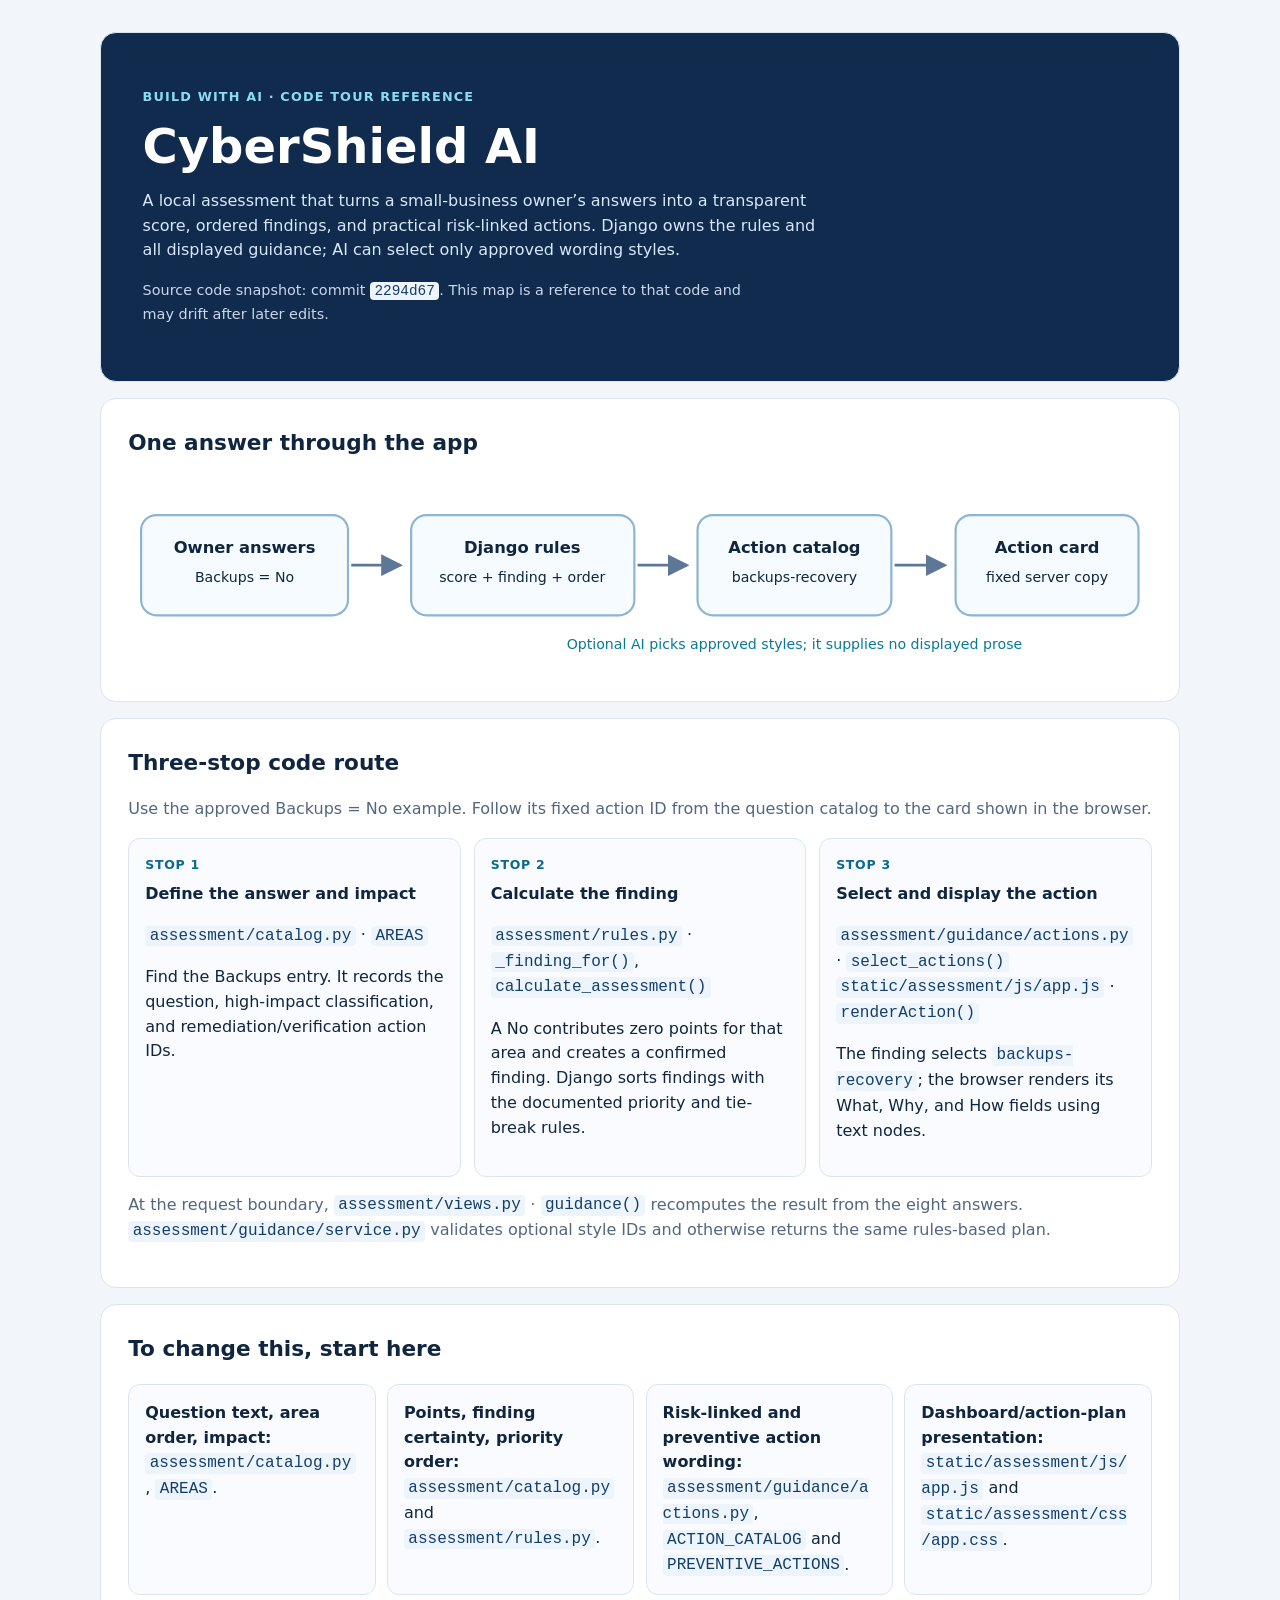
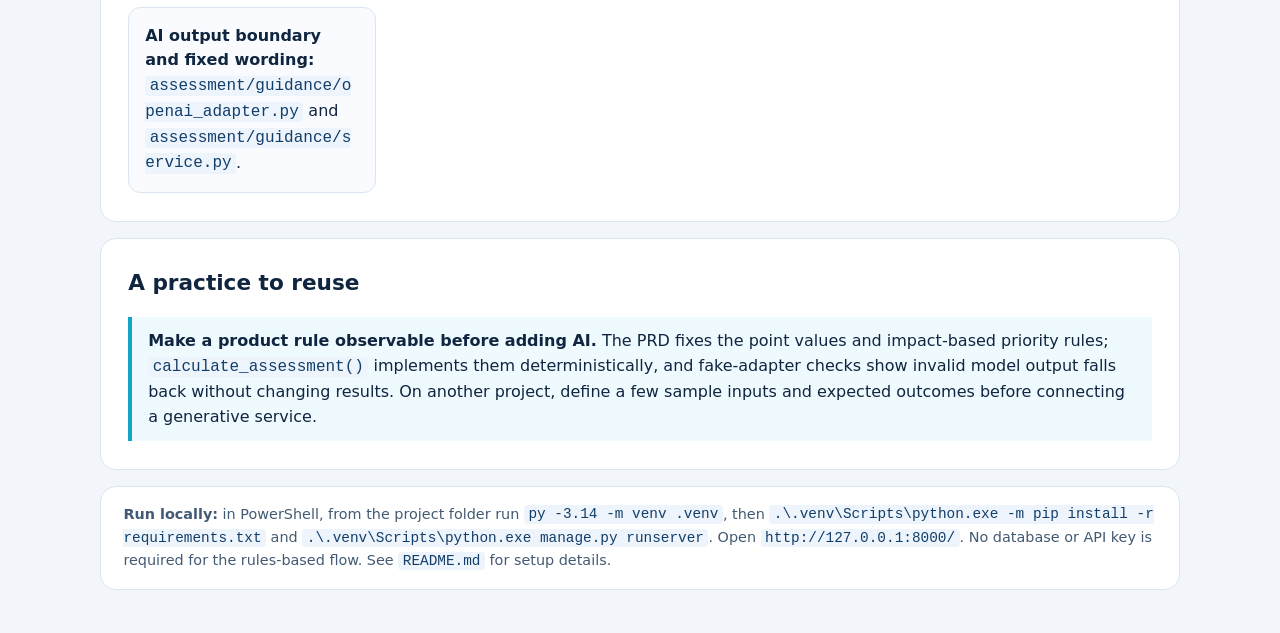
<file: devpost/app-map.html>
<!doctype html>
<html lang="en">
<head>
  <meta charset="utf-8">
  <meta name="viewport" content="width=device-width, initial-scale=1">
  <meta name="color-scheme" content="light">
  <title>CyberShield AI — App Map</title>
  <style>
    :root {
      font-family: Inter, ui-sans-serif, system-ui, -apple-system, BlinkMacSystemFont, "Segoe UI", sans-serif;
      color: #10253f;
      background: #f2f6fb;
      line-height: 1.55;
      font-synthesis: none;
    }
    * { box-sizing: border-box; }
    body { margin: 0; }
    main { width: min(1080px, calc(100% - 2rem)); margin: 2rem auto 4rem; }
    header, section, footer { background: #fff; border: 1px solid #dbe5f0; border-radius: 16px; }
    header { padding: clamp(1.4rem, 4vw, 2.6rem); color: #fff; background: #102b4e; }
    header p { max-width: 68ch; color: #d6e8fa; }
    .eyebrow { color: #8bdcf2; font-size: .8rem; font-weight: 750; letter-spacing: .09em; text-transform: uppercase; }
    h1 { margin: .4rem 0; font-size: clamp(2rem, 5vw, 3rem); line-height: 1.1; }
    h2 { margin-top: 0; font-size: 1.35rem; }
    h3 { margin: 0 0 .35rem; font-size: 1rem; }
    section { margin-top: 1rem; padding: clamp(1.1rem, 3vw, 1.7rem); }
    code, pre { font-family: ui-monospace, SFMono-Regular, Consolas, monospace; }
    code { color: #123e6a; background: #edf4fc; padding: .08rem .28rem; border-radius: 4px; overflow-wrap: anywhere; }
    .source { color: #c9d8e8; font-size: .9rem; }
    .scroll { overflow-x: auto; }
    svg { display: block; width: 100%; min-width: 720px; height: auto; }
    .route { display: grid; gap: .8rem; grid-template-columns: repeat(auto-fit, minmax(230px, 1fr)); counter-reset: stop; }
    .stop, .pointer { padding: 1rem; border: 1px solid #dbe5f0; border-radius: 12px; background: #f9fbfe; }
    .stop::before { counter-increment: stop; content: "Stop " counter(stop); display: block; margin-bottom: .5rem; color: #086a91; font-size: .78rem; font-weight: 750; letter-spacing: .06em; text-transform: uppercase; }
    .muted { color: #52677f; }
    .pointers { display: grid; gap: .7rem; grid-template-columns: repeat(auto-fit, minmax(240px, 1fr)); }
    .practice { border-left: 4px solid #11a6c8; padding: .75rem 1rem; background: #effaff; }
    footer { margin-top: 1rem; padding: 1rem 1.4rem; color: #425a73; font-size: .9rem; }
    a { color: #075e91; text-underline-offset: .18em; }
    a:focus-visible { outline: 3px solid #00a7cf; outline-offset: 3px; }
    @media (prefers-reduced-motion: reduce) { *, *::before, *::after { scroll-behavior: auto !important; } }
    @media print { body { background: white; } main { width: 100%; margin: 0; } header, section, footer { break-inside: avoid; box-shadow: none; } }
  </style>
</head>
<body>
  <main>
    <header>
      <p class="eyebrow">Build With AI · code tour reference</p>
      <h1>CyberShield AI</h1>
      <p>A local assessment that turns a small-business owner’s answers into a transparent score, ordered findings, and practical risk-linked actions. Django owns the rules and all displayed guidance; AI can select only approved wording styles.</p>
      <p class="source">Source code snapshot: commit <code>2294d67</code>. This map is a reference to that code and may drift after later edits.</p>
    </header>

    <section aria-labelledby="flow-title">
      <h2 id="flow-title">One answer through the app</h2>
      <div class="scroll">
        <svg viewBox="0 0 940 180" role="img" aria-labelledby="flow-svg-title flow-svg-desc">
          <title id="flow-svg-title">Assessment answer to action card</title>
          <desc id="flow-svg-desc">The owner answers a question. Django calculates the score and finding, selects the linked action, and the browser displays a fixed-copy action card. Optional AI selects a permitted wording style only.</desc>
          <defs>
            <marker id="arrow" markerWidth="8" markerHeight="8" refX="7" refY="4" orient="auto"><path d="M0,0 L8,4 L0,8 z" fill="#5c7896"></path></marker>
          </defs>
          <g fill="#f5fbff" stroke="#8db4d2" stroke-width="2">
            <rect x="12" y="35" width="190" height="92" rx="14"></rect>
            <rect x="260" y="35" width="205" height="92" rx="14"></rect>
            <rect x="523" y="35" width="178" height="92" rx="14"></rect>
            <rect x="760" y="35" width="168" height="92" rx="14"></rect>
          </g>
          <g fill="#10253f" font-family="system-ui, sans-serif" text-anchor="middle">
            <text x="107" y="70" font-size="15" font-weight="700">Owner answers</text>
            <text x="107" y="96" font-size="13">Backups = No</text>
            <text x="362" y="70" font-size="15" font-weight="700">Django rules</text>
            <text x="362" y="96" font-size="13">score + finding + order</text>
            <text x="612" y="70" font-size="15" font-weight="700">Action catalog</text>
            <text x="612" y="96" font-size="13">backups-recovery</text>
            <text x="844" y="70" font-size="15" font-weight="700">Action card</text>
            <text x="844" y="96" font-size="13">fixed server copy</text>
          </g>
          <g fill="none" stroke="#5c7896" stroke-width="2.5" marker-end="url(#arrow)">
            <path d="M205 81 H250"></path><path d="M468 81 H513"></path><path d="M704 81 H750"></path>
          </g>
          <text x="612" y="158" fill="#087998" font-family="system-ui, sans-serif" font-size="13" text-anchor="middle">Optional AI picks approved styles; it supplies no displayed prose</text>
        </svg>
      </div>
    </section>

    <section aria-labelledby="route-title">
      <h2 id="route-title">Three-stop code route</h2>
      <p class="muted">Use the approved Backups = No example. Follow its fixed action ID from the question catalog to the card shown in the browser.</p>
      <div class="route">
        <article class="stop">
          <h3>Define the answer and impact</h3>
          <p><code>assessment/catalog.py</code> · <code>AREAS</code></p>
          <p>Find the Backups entry. It records the question, high-impact classification, and remediation/verification action IDs.</p>
        </article>
        <article class="stop">
          <h3>Calculate the finding</h3>
          <p><code>assessment/rules.py</code> · <code>_finding_for()</code>, <code>calculate_assessment()</code></p>
          <p>A No contributes zero points for that area and creates a confirmed finding. Django sorts findings with the documented priority and tie-break rules.</p>
        </article>
        <article class="stop">
          <h3>Select and display the action</h3>
          <p><code>assessment/guidance/actions.py</code> · <code>select_actions()</code><br><code>static/assessment/js/app.js</code> · <code>renderAction()</code></p>
          <p>The finding selects <code>backups-recovery</code>; the browser renders its What, Why, and How fields using text nodes.</p>
        </article>
      </div>
      <p class="muted">At the request boundary, <code>assessment/views.py</code> · <code>guidance()</code> recomputes the result from the eight answers. <code>assessment/guidance/service.py</code> validates optional style IDs and otherwise returns the same rules-based plan.</p>
    </section>

    <section aria-labelledby="change-title">
      <h2 id="change-title">To change this, start here</h2>
      <div class="pointers">
        <div class="pointer"><strong>Question text, area order, impact:</strong> <code>assessment/catalog.py</code>, <code>AREAS</code>.</div>
        <div class="pointer"><strong>Points, finding certainty, priority order:</strong> <code>assessment/catalog.py</code> and <code>assessment/rules.py</code>.</div>
        <div class="pointer"><strong>Risk-linked and preventive action wording:</strong> <code>assessment/guidance/actions.py</code>, <code>ACTION_CATALOG</code> and <code>PREVENTIVE_ACTIONS</code>.</div>
        <div class="pointer"><strong>Dashboard/action-plan presentation:</strong> <code>static/assessment/js/app.js</code> and <code>static/assessment/css/app.css</code>.</div>
        <div class="pointer"><strong>AI output boundary and fixed wording:</strong> <code>assessment/guidance/openai_adapter.py</code> and <code>assessment/guidance/service.py</code>.</div>
      </div>
    </section>

    <section aria-labelledby="practice-title">
      <h2 id="practice-title">A practice to reuse</h2>
      <div class="practice"><strong>Make a product rule observable before adding AI.</strong> The PRD fixes the point values and impact-based priority rules; <code>calculate_assessment()</code> implements them deterministically, and fake-adapter checks show invalid model output falls back without changing results. On another project, define a few sample inputs and expected outcomes before connecting a generative service.</div>
    </section>

    <footer>
      <strong>Run locally:</strong> in PowerShell, from the project folder run <code>py -3.14 -m venv .venv</code>, then <code>.\.venv\Scripts\python.exe -m pip install -r requirements.txt</code> and <code>.\.venv\Scripts\python.exe manage.py runserver</code>. Open <code>http://127.0.0.1:8000/</code>. No database or API key is required for the rules-based flow. See <code>README.md</code> for setup details.
    </footer>
  </main>
</body>
</html>
</file>
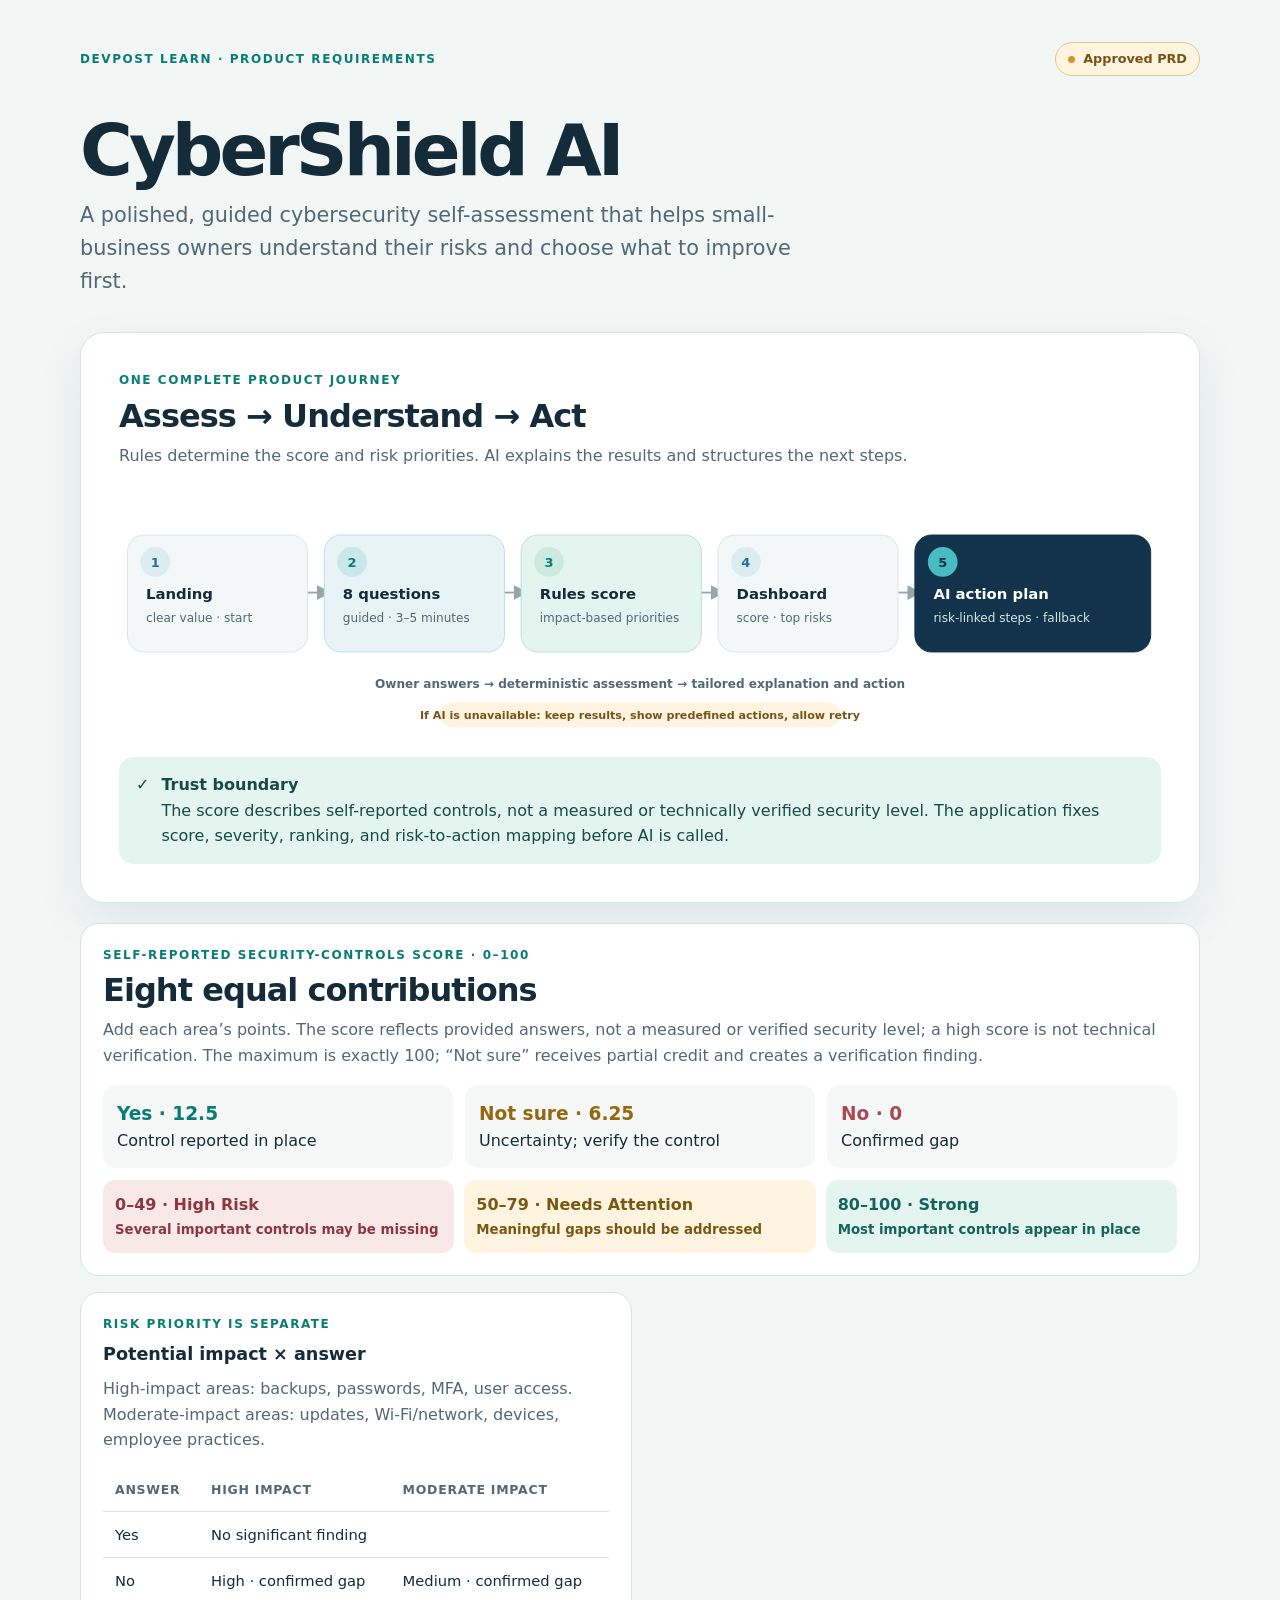
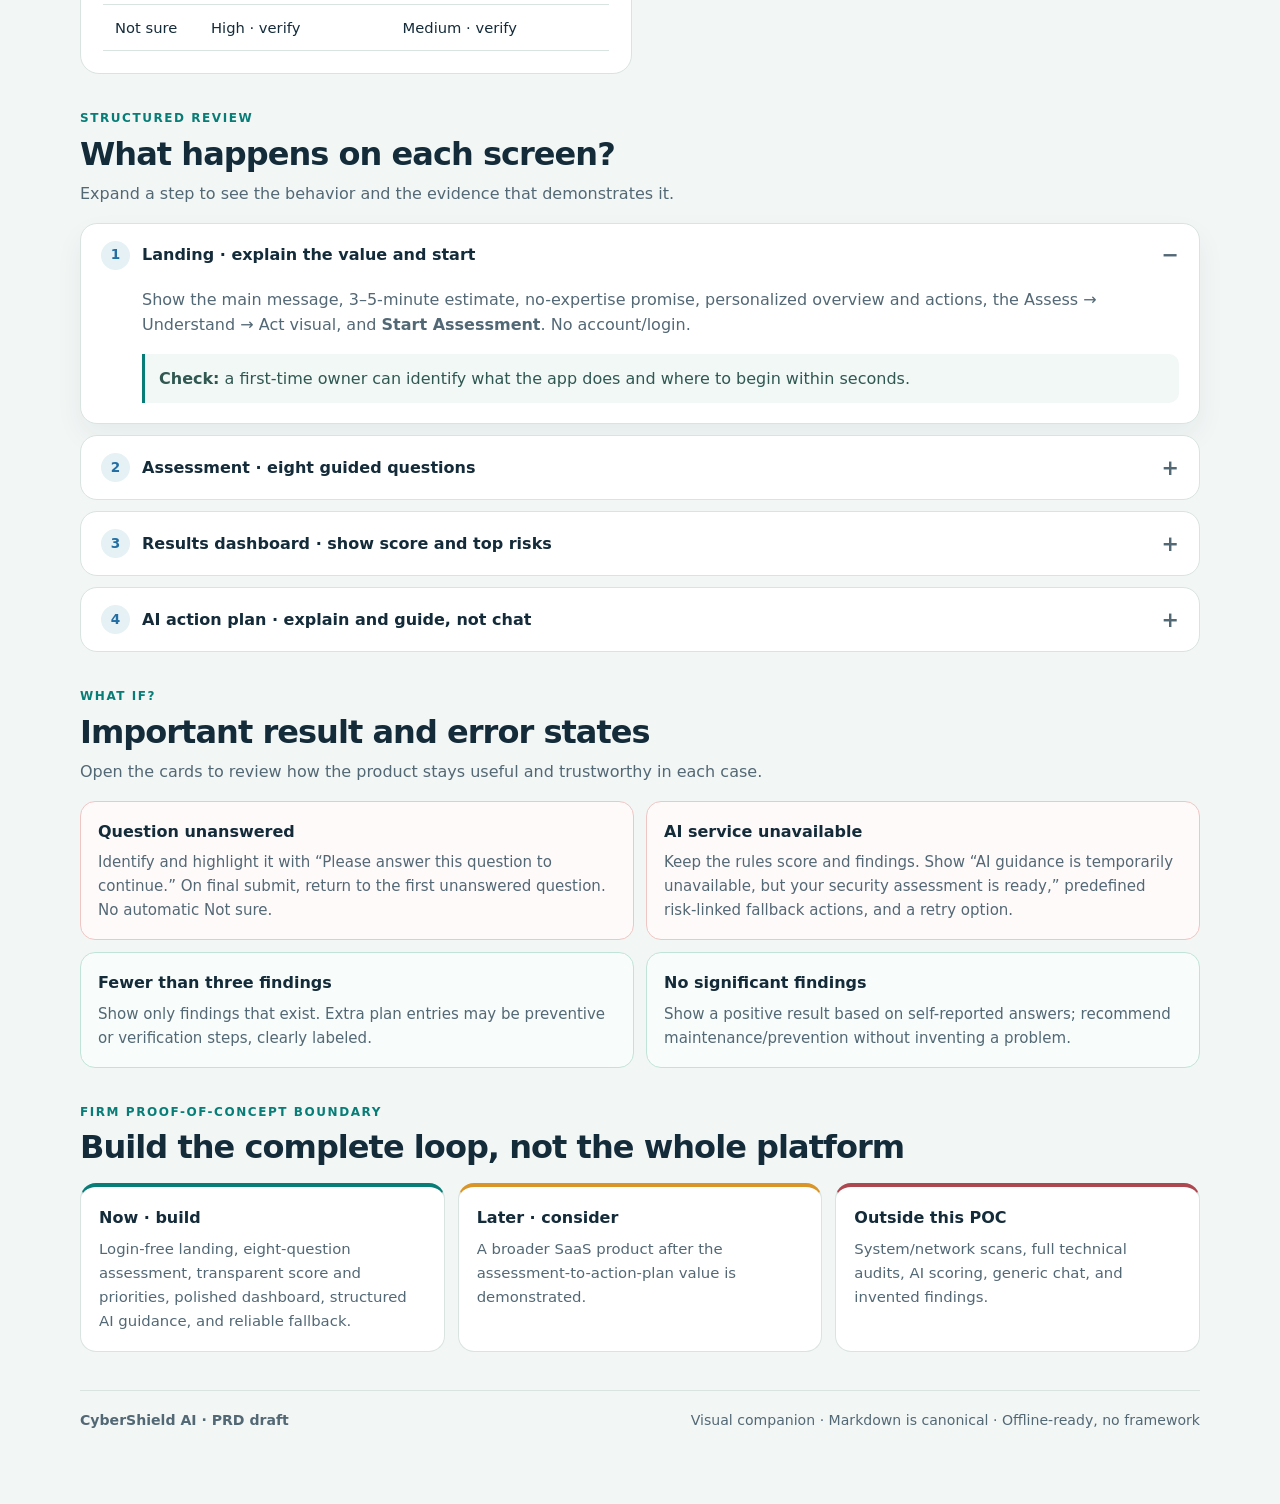
<file: devpost/prd.html>
﻿<!doctype html>
<html lang="en">
<head>
  <meta charset="utf-8">
  <meta name="viewport" content="width=device-width, initial-scale=1">
  <meta name="description" content="Visual product requirements for the CyberShield AI proof of concept.">
  <title>CyberShield AI — Product Requirements</title>
  <style>
    :root { color-scheme:light; --ink:#142b3a; --muted:#536875; --paper:#f2f6f5; --card:#fff; --line:#d9e4e1; --navy:#12334b; --blue:#236ea3; --cyan:#28aabd; --teal:#087d77; --teal-pale:#e4f4ef; --amber:#d99528; --amber-pale:#fff4df; --red:#ad4750; --red-pale:#f8e9e8; --shadow:0 18px 48px rgba(18,51,75,.08); }
    * { box-sizing:border-box; }
    body { margin:0; background:var(--paper); color:var(--ink); font:16px/1.6 ui-sans-serif,system-ui,-apple-system,BlinkMacSystemFont,"Segoe UI",sans-serif; }
    main { width:min(1120px,calc(100% - 36px)); margin:0 auto; padding:42px 0 72px; }
    .topline { display:flex; justify-content:space-between; align-items:center; gap:16px; margin-bottom:25px; }
    .eyebrow,.kicker { color:var(--teal); font-size:.75rem; font-weight:850; letter-spacing:.13em; text-transform:uppercase; }
    .status { display:inline-flex; align-items:center; gap:8px; padding:6px 12px; border:1px solid #e5c983; border-radius:999px; background:var(--amber-pale); color:#765518; font-size:.8rem; font-weight:800; }
    .status::before { content:""; width:7px; height:7px; border-radius:50%; background:var(--amber); }
    h1,h2,h3,p { margin-top:0; }
    h1 { margin-bottom:11px; font-size:clamp(2.5rem,7vw,4.5rem); line-height:1.03; letter-spacing:-.055em; }
    .lede { max-width:740px; margin-bottom:0; color:var(--muted); font-size:clamp(1.08rem,2.3vw,1.3rem); }
    .hero { padding:12px 0 34px; }
    .panel { border:1px solid var(--line); border-radius:24px; background:var(--card); box-shadow:var(--shadow); }
    .journey { padding:clamp(20px,4vw,38px); }
    .kicker { margin-bottom:6px; }
    h2 { margin-bottom:8px; font-size:clamp(1.45rem,3.2vw,2rem); line-height:1.2; letter-spacing:-.03em; }
    .muted { color:var(--muted); }
    .diagram-scroll { overflow-x:auto; margin:22px -4px 8px; padding:5px; }
    .flow { display:block; width:100%; min-width:850px; height:auto; }
    .flow text { font-family:inherit; }
    .note { display:flex; gap:12px; margin-top:15px; padding:15px 17px; border-radius:14px; background:var(--teal-pale); color:#174b49; }
    .note strong { display:block; }
    .note p { margin:0; }
    .grid { display:grid; grid-template-columns:repeat(2,minmax(0,1fr)); gap:16px; margin:20px 0; }
    .card { border:1px solid var(--line); border-radius:19px; background:var(--card); padding:22px; }
    .card h3 { margin-bottom:8px; font-size:1.1rem; }
    .card p:last-child,.card ul:last-child { margin-bottom:0; }
    .score-card { grid-column:1/-1; }
    .score-inputs { display:grid; grid-template-columns:repeat(3,minmax(0,1fr)); gap:12px; margin-top:15px; }
    .score-input { padding:14px; border-radius:13px; background:#f5f8f7; }
    .score-input b { display:block; font-size:1.16rem; }
    .score-input.yes b { color:var(--teal); }
    .score-input.unsure b { color:#956711; }
    .score-input.no b { color:var(--red); }
    .bands { display:grid; grid-template-columns:repeat(3,minmax(0,1fr)); gap:10px; margin-top:12px; }
    .band { padding:12px; border-radius:12px; font-weight:800; }
    .band small { display:block; margin-top:2px; font-weight:600; }
    .band.good { background:var(--teal-pale); color:#14645d; }
    .band.attention { background:var(--amber-pale); color:#795813; }
    .band.high { background:var(--red-pale); color:#8d3740; }
    .matrix-wrap { overflow-x:auto; margin-top:13px; }
    table { width:100%; border-collapse:collapse; font-size:.92rem; }
    th,td { padding:11px 12px; border-bottom:1px solid var(--line); text-align:left; vertical-align:top; }
    th { color:var(--muted); font-size:.78rem; letter-spacing:.06em; text-transform:uppercase; }
    .section { margin-top:35px; }
    .section-head { max-width:780px; margin-bottom:15px; }
    .screen-stack { display:grid; gap:11px; }
    details { border:1px solid var(--line); border-radius:17px; background:var(--card); overflow:hidden; }
    details[open] { box-shadow:0 12px 28px rgba(18,51,75,.055); }
    summary { display:flex; align-items:center; justify-content:space-between; gap:14px; cursor:pointer; list-style:none; padding:17px 20px; font-weight:850; }
    summary::-webkit-details-marker { display:none; }
    summary::after { content:"+"; color:var(--muted); font-size:1.3rem; line-height:1; }
    details[open] summary::after { content:"−"; }
    .sum-left { display:flex; align-items:center; gap:12px; }
    .num { display:grid; place-items:center; width:29px; height:29px; flex:0 0 29px; border-radius:50%; background:#e6f1f5; color:var(--blue); font-size:.85rem; }
    .body { padding:0 20px 20px 61px; color:var(--muted); }
    .body p:last-child,.body ul:last-child { margin-bottom:0; }
    .body ul { padding-left:1.2rem; }
    .body li+li { margin-top:6px; }
    .criteria { margin-top:13px; padding:12px 14px; border-left:3px solid var(--teal); border-radius:0 10px 10px 0; background:#f1f8f6; color:#315751; }
    .questions { display:grid; grid-template-columns:repeat(2,minmax(0,1fr)); gap:10px; margin-top:13px; }
    .q { padding:13px; border:1px solid var(--line); border-radius:12px; background:#fbfdfc; }
    .q b { display:block; color:var(--ink); }
    .q small { color:var(--muted); }
    .states { display:grid; grid-template-columns:repeat(2,minmax(0,1fr)); gap:12px; margin-top:14px; }
    .state { padding:17px; border:1px solid var(--line); border-radius:15px; background:var(--card); }
    .state h3 { margin-bottom:6px; font-size:1rem; }
    .state p { margin-bottom:0; color:var(--muted); font-size:.94rem; }
    .state.error { border-color:#efc6c4; background:#fffafa; }
    .state.success { border-color:#c1e4d8; background:#f8fcfa; }
    .boundary { display:grid; grid-template-columns:repeat(3,minmax(0,1fr)); gap:13px; margin-top:16px; }
    .boundary article { padding:18px; border-radius:16px; border:1px solid var(--line); background:var(--card); }
    .boundary h3 { margin-bottom:8px; font-size:1rem; }
    .boundary p { margin:0; color:var(--muted); font-size:.93rem; }
    .boundary .now { border-top:4px solid var(--teal); }
    .boundary .later { border-top:4px solid var(--amber); }
    .boundary .never { border-top:4px solid var(--red); }
    footer { display:flex; justify-content:space-between; gap:16px; margin-top:38px; padding-top:18px; border-top:1px solid var(--line); color:var(--muted); font-size:.88rem; }
    :focus-visible { outline:3px solid var(--cyan); outline-offset:3px; }
    @media(max-width:760px) { main { width:min(100% - 24px,650px); padding-top:26px; } .grid,.questions,.states,.boundary { grid-template-columns:1fr; } .score-card { grid-column:auto; } .score-inputs,.bands { grid-template-columns:1fr; } .body { padding-left:20px; } footer { display:block; } footer span { display:block; margin-top:5px; } }
  </style>
</head>
<body>
<main>
  <div class="topline"><span class="eyebrow">Devpost Learn · Product Requirements</span><span class="status">Approved PRD</span></div>
  <header class="hero"><h1>CyberShield AI</h1><p class="lede">A polished, guided cybersecurity self-assessment that helps small-business owners understand their risks and choose what to improve first.</p></header>

  <section class="panel journey" aria-labelledby="journey-title">
    <p class="kicker">One complete product journey</p><h2 id="journey-title">Assess → Understand → Act</h2>
    <p class="muted">Rules determine the score and risk priorities. AI explains the results and structures the next steps.</p>
    <div class="diagram-scroll" tabindex="0" aria-label="Scrollable product journey diagram">
      <svg class="flow" viewBox="0 0 1120 260" role="img" aria-labelledby="flow-title flow-desc">
        <title id="flow-title">CyberShield AI product journey</title>
        <desc id="flow-desc">A small business owner starts without an account, answers eight questions, receives a transparent score and impact-based risk priorities, reviews a clear dashboard, then opens an AI action plan. Predefined actions remain available if AI is unavailable.</desc>
        <defs><marker id="arr" markerWidth="8" markerHeight="8" refX="6" refY="4" orient="auto"><path d="M0 0 L8 4 L0 8 Z" fill="#93a8ae"/></marker></defs>
        <g stroke="#93a8ae" stroke-width="2" fill="none" marker-end="url(#arr)"><path d="M202 104 H224"/><path d="M414 104 H436"/><path d="M626 104 H648"/><path d="M838 104 H860"/></g>
        <g>
          <rect x="8" y="42" width="194" height="126" rx="18" fill="#f3f7f7" stroke="#d9e4e1"/><circle cx="38" cy="71" r="16" fill="#dcecf0"/><text x="38" y="76" text-anchor="middle" font-size="14" font-weight="800" fill="#236ea3">1</text><text x="28" y="111" font-size="16" font-weight="750" fill="#142b3a">Landing</text><text x="28" y="136" font-size="13" fill="#536875">clear value · start</text>
          <rect x="220" y="42" width="194" height="126" rx="18" fill="#e7f3f5" stroke="#b9dde2"/><circle cx="250" cy="71" r="16" fill="#cae8ec"/><text x="250" y="76" text-anchor="middle" font-size="14" font-weight="800" fill="#087d77">2</text><text x="240" y="111" font-size="16" font-weight="750" fill="#142b3a">8 questions</text><text x="240" y="136" font-size="13" fill="#536875">guided · 3–5 minutes</text>
          <rect x="432" y="42" width="194" height="126" rx="18" fill="#e4f4ef" stroke="#b9ded4"/><circle cx="462" cy="71" r="16" fill="#cceade"/><text x="462" y="76" text-anchor="middle" font-size="14" font-weight="800" fill="#087d77">3</text><text x="452" y="111" font-size="16" font-weight="750" fill="#142b3a">Rules score</text><text x="452" y="136" font-size="13" fill="#536875">impact-based priorities</text>
          <rect x="644" y="42" width="194" height="126" rx="18" fill="#f3f7f7" stroke="#d9e4e1"/><circle cx="674" cy="71" r="16" fill="#dcecf0"/><text x="674" y="76" text-anchor="middle" font-size="14" font-weight="800" fill="#236ea3">4</text><text x="664" y="111" font-size="16" font-weight="750" fill="#142b3a">Dashboard</text><text x="664" y="136" font-size="13" fill="#536875">score · top risks</text>
          <rect x="856" y="42" width="254" height="126" rx="18" fill="#12334b" stroke="#12334b"/><circle cx="886" cy="71" r="16" fill="#49bcc3"/><text x="886" y="76" text-anchor="middle" font-size="14" font-weight="800" fill="#12334b">5</text><text x="876" y="111" font-size="16" font-weight="750" fill="#fff">AI action plan</text><text x="876" y="136" font-size="13" fill="#d6e8e8">risk-linked steps · fallback</text>
        </g>
        <text x="560" y="207" text-anchor="middle" font-size="13" font-weight="750" fill="#536875">Owner answers → deterministic assessment → tailored explanation and action</text>
        <rect x="344" y="222" width="432" height="27" rx="13.5" fill="#fff4df"/><text x="560" y="240" text-anchor="middle" font-size="12" font-weight="700" fill="#765518">If AI is unavailable: keep results, show predefined actions, allow retry</text>
      </svg>
    </div>
    <div class="note"><span aria-hidden="true">✓</span><p><strong>Trust boundary</strong>The score describes self-reported controls, not a measured or technically verified security level. The application fixes score, severity, ranking, and risk-to-action mapping before AI is called.</p></div>
  </section>

  <section class="grid" aria-label="Scoring and status overview">
    <article class="card score-card">
      <p class="kicker">Self-reported security-controls score · 0–100</p><h2>Eight equal contributions</h2><p class="muted">Add each area’s points. The score reflects provided answers, not a measured or verified security level; a high score is not technical verification. The maximum is exactly 100; “Not sure” receives partial credit and creates a verification finding.</p>
      <div class="score-inputs">
        <div class="score-input yes"><b>Yes · 12.5</b><span>Control reported in place</span></div>
        <div class="score-input unsure"><b>Not sure · 6.25</b><span>Uncertainty; verify the control</span></div>
        <div class="score-input no"><b>No · 0</b><span>Confirmed gap</span></div>
      </div>
      <div class="bands" aria-label="Score status bands">
        <div class="band high">0–49 · High Risk<small>Several important controls may be missing</small></div>
        <div class="band attention">50–79 · Needs Attention<small>Meaningful gaps should be addressed</small></div>
        <div class="band good">80–100 · Strong<small>Most important controls appear in place</small></div>
      </div>
    </article>
    <article class="card">
      <p class="kicker">Risk priority is separate</p><h3>Potential impact × answer</h3><p class="muted">High-impact areas: backups, passwords, MFA, user access. Moderate-impact areas: updates, Wi-Fi/network, devices, employee practices.</p>
      <div class="matrix-wrap"><table><thead><tr><th>Answer</th><th>High impact</th><th>Moderate impact</th></tr></thead><tbody><tr><td>Yes</td><td colspan="2">No significant finding</td></tr><tr><td>No</td><td>High · confirmed gap</td><td>Medium · confirmed gap</td></tr><tr><td>Not sure</td><td>High · verify</td><td>Medium · verify</td></tr></tbody></table></div>
    </article>
  </section>

  <section class="section" aria-labelledby="screens-heading">
    <div class="section-head"><p class="kicker">Structured review</p><h2 id="screens-heading">What happens on each screen?</h2><p class="muted">Expand a step to see the behavior and the evidence that demonstrates it.</p></div>
    <div class="screen-stack">
      <details open><summary><span class="sum-left"><span class="num">1</span>Landing · explain the value and start</span></summary><div class="body"><p>Show the main message, 3–5-minute estimate, no-expertise promise, personalized overview and actions, the Assess → Understand → Act visual, and <strong>Start Assessment</strong>. No account/login.</p><div class="criteria"><strong>Check:</strong> a first-time owner can identify what the app does and where to begin within seconds.</div></div></details>
      <details><summary><span class="sum-left"><span class="num">2</span>Assessment · eight guided questions</span></summary><div class="body"><p>One question at a time, with a progress count out of eight, plain language, Yes/No/Not sure choices where appropriate, short helper text, and Next/Back. The eight areas are Passwords, MFA, Backups, Updates, User Access, Network/Wi-Fi, Device Protection, and Employee Practices.</p>
        <div class="questions">
          <div class="q"><b>Password security</b><small>Unique passwords for business accounts?</small></div><div class="q"><b>Multi-factor authentication</b><small>Extra sign-in step on important accounts?</small></div>
          <div class="q"><b>Backups</b><small>Important files backed up and recoverable?</small></div><div class="q"><b>Updates</b><small>Devices and software kept current?</small></div>
          <div class="q"><b>User access</b><small>Staff access limited to what they need?</small></div><div class="q"><b>Network/Wi-Fi</b><small>Business Wi-Fi protected from unauthorized use?</small></div>
          <div class="q"><b>Device protection</b><small>Business devices protected from compromise?</small></div><div class="q"><b>Employee practices</b><small>Employees spot and report suspicious messages?</small></div>
        </div><div class="criteria"><strong>Check:</strong> all eight answers are required; Back preserves earlier answers; a blank is highlighted and never treated as Not sure.</div></div></details>
      <details><summary><span class="sum-left"><span class="num">3</span>Results dashboard · show score and top risks</span></summary><div class="body"><p>Label the value “Self-reported security-controls score.” Show the exact score, status, plain-language meaning, and highest-priority findings. State that it is based on answers, not a measured or verified security level; even a high score is not technical verification. Each risk shows its area, severity, why it matters, and whether it is a confirmed gap or needs verification. Sort deterministically by priority, confirmed No before Not sure, then fixed assessment order: Password security, MFA, Backups, Updates, User Access, Network/Wi-Fi, Device Protection, Employee Practices.</p><div class="criteria"><strong>Check:</strong> the score equals the sum of eight fixed area scores; risk labels follow the matrix; the screen says results are self-reported and not a scan/audit.</div></div></details>
      <details><summary><span class="sum-left"><span class="num">4</span>AI action plan · explain and guide, not chat</span></summary><div class="body"><p>Before the AI call, the application determines the score, findings, severity, ranking, and risk-to-action mapping. AI receives those structured results and relevant assessment answers as context, then selects approved summary and explanation styles. Django renders all displayed explanations and actions from fixed copy. From <strong>Get AI Guidance</strong>, show up to three prioritized findings with what to do, why it matters, the risk addressed, and how to get started. AI cannot create findings or change scores, priorities, ranking, or action mapping.</p><div class="criteria"><strong>Check:</strong> every remediation action points to a finding; preventive actions are labeled; the result is structured, not conversational.</div></div></details>
    </div>
  </section>

  <section class="section" aria-labelledby="states-heading">
    <div class="section-head"><p class="kicker">What if?</p><h2 id="states-heading">Important result and error states</h2><p class="muted">Open the cards to review how the product stays useful and trustworthy in each case.</p></div>
    <div class="states">
      <article class="state error"><h3>Question unanswered</h3><p>Identify and highlight it with “Please answer this question to continue.” On final submit, return to the first unanswered question. No automatic Not sure.</p></article>
      <article class="state error"><h3>AI service unavailable</h3><p>Keep the rules score and findings. Show “AI guidance is temporarily unavailable, but your security assessment is ready,” predefined risk-linked fallback actions, and a retry option.</p></article>
      <article class="state success"><h3>Fewer than three findings</h3><p>Show only findings that exist. Extra plan entries may be preventive or verification steps, clearly labeled.</p></article>
      <article class="state success"><h3>No significant findings</h3><p>Show a positive result based on self-reported answers; recommend maintenance/prevention without inventing a problem.</p></article>
    </div>
  </section>

  <section class="section" aria-labelledby="boundary-heading">
    <p class="kicker">Firm proof-of-concept boundary</p><h2 id="boundary-heading">Build the complete loop, not the whole platform</h2>
    <div class="boundary">
      <article class="now"><h3>Now · build</h3><p>Login-free landing, eight-question assessment, transparent score and priorities, polished dashboard, structured AI guidance, and reliable fallback.</p></article>
      <article class="later"><h3>Later · consider</h3><p>A broader SaaS product after the assessment-to-action-plan value is demonstrated.</p></article>
      <article class="never"><h3>Outside this POC</h3><p>System/network scans, full technical audits, AI scoring, generic chat, and invented findings.</p></article>
    </div>
  </section>
  <footer><strong>CyberShield AI · PRD draft</strong><span>Visual companion · Markdown is canonical · Offline-ready, no framework</span></footer>
</main>
</body>
</html>
</file>
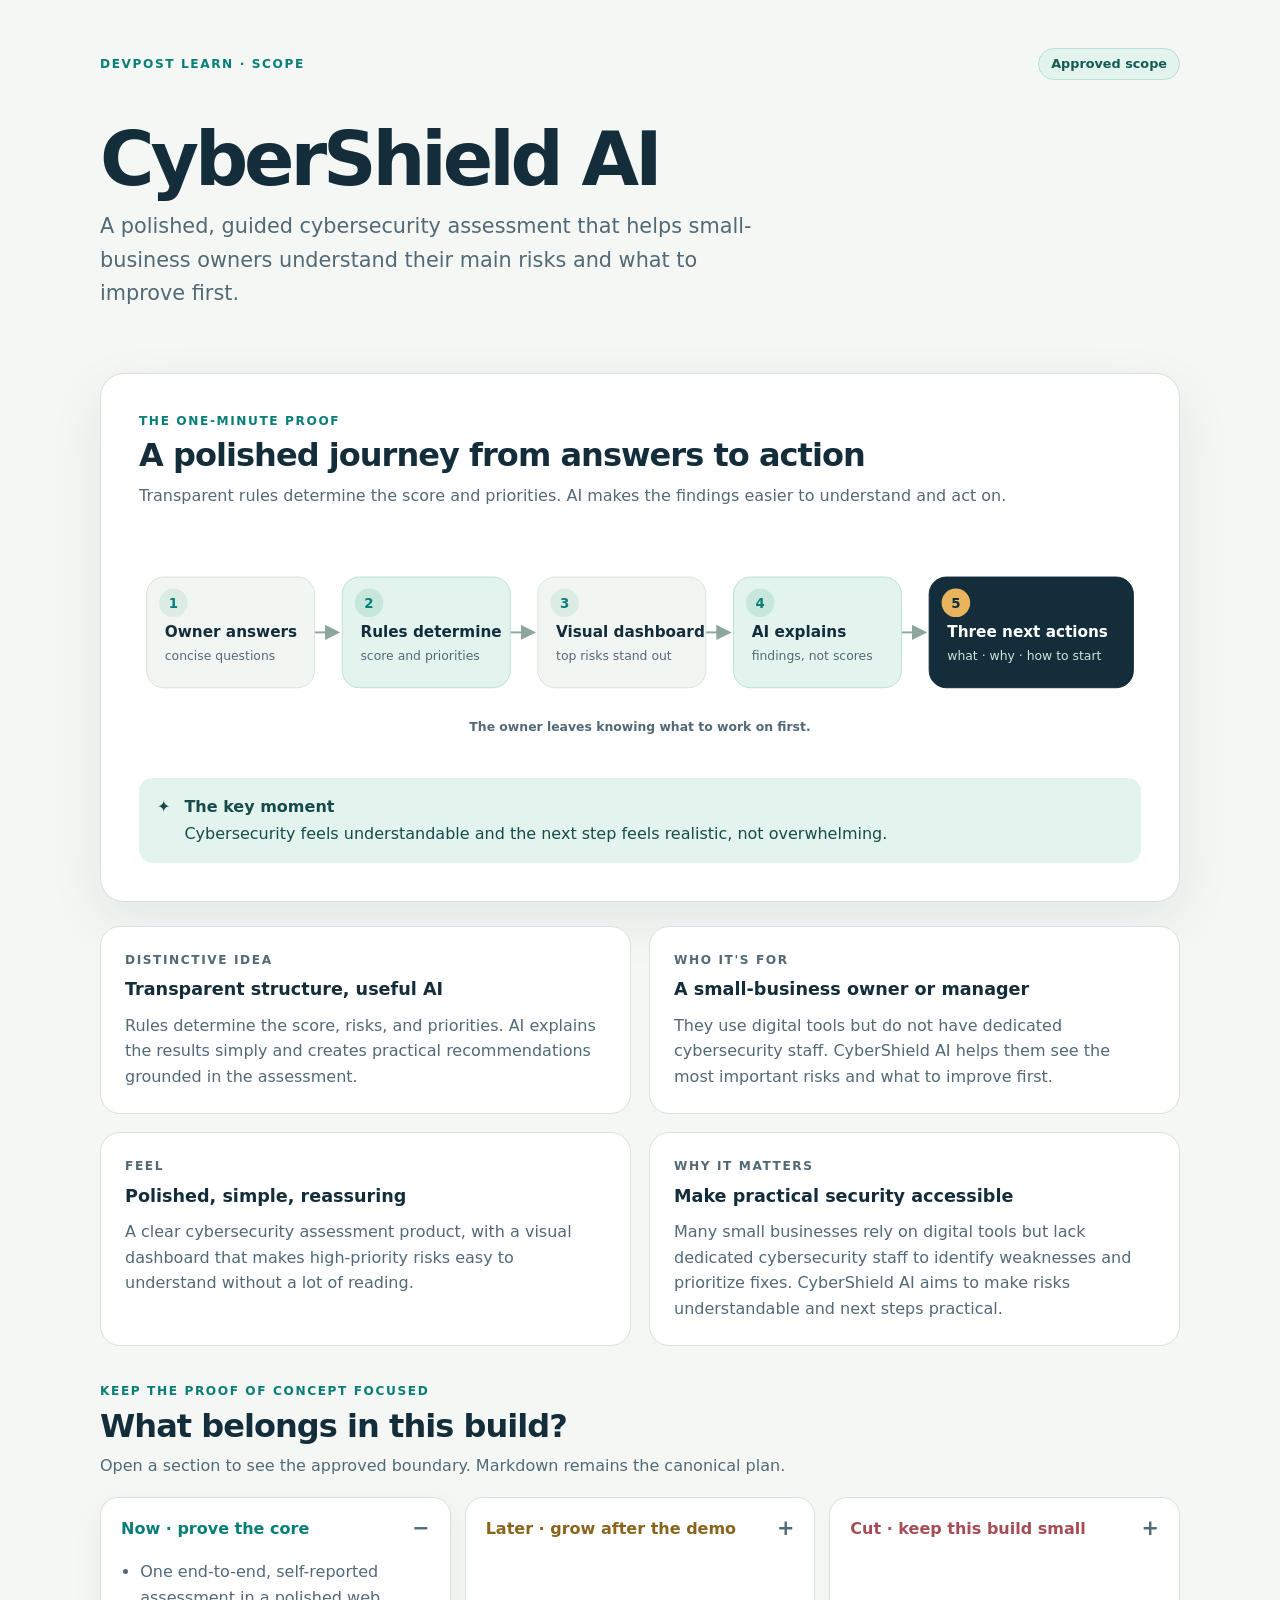
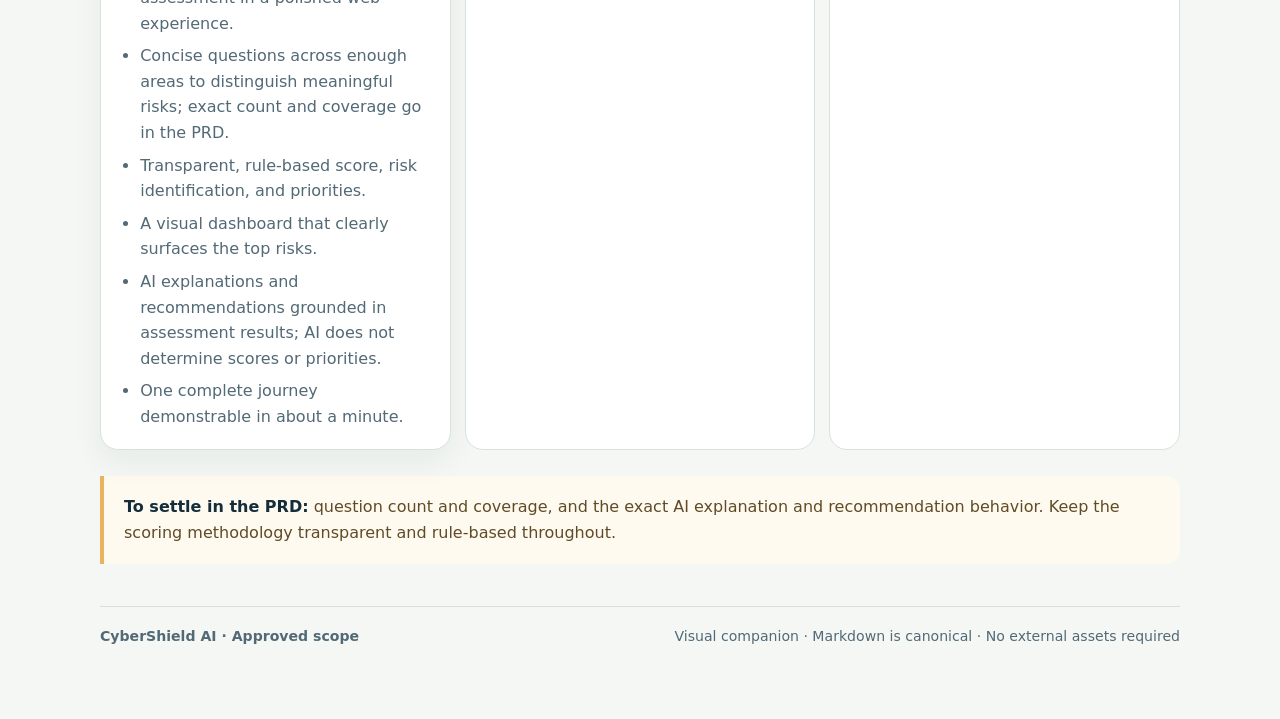
<file: devpost/scope.html>
﻿<!doctype html>
<html lang="en">
<head>
  <meta charset="utf-8">
  <meta name="viewport" content="width=device-width, initial-scale=1">
  <meta name="description" content="Visual scope for the CyberShield AI hackathon proof of concept.">
  <title>CyberShield AI — Scope</title>
  <style>
    :root { color-scheme: light; --ink:#142d3a; --muted:#526976; --paper:#f4f7f4; --card:#fff; --line:#d7e2dc; --teal:#087e79; --teal-light:#e3f4ef; --amber:#e9b45e; --amber-light:#fff4df; --rose:#a54e55; --shadow:0 18px 54px rgba(20,45,58,.08); }
    * { box-sizing:border-box; }
    body { margin:0; background:var(--paper); color:var(--ink); font:16px/1.6 ui-sans-serif,system-ui,-apple-system,BlinkMacSystemFont,"Segoe UI",sans-serif; }
    main { width:min(1080px,calc(100% - 36px)); margin:0 auto; padding:48px 0 72px; }
    .topline { display:flex; justify-content:space-between; align-items:center; gap:16px; margin-bottom:26px; }
    .eyebrow,.kicker { color:var(--teal); font-size:.76rem; font-weight:800; letter-spacing:.13em; text-transform:uppercase; }
    .status { border:1px solid #b9ded4; border-radius:999px; background:var(--teal-light); color:#155b53; padding:5px 12px; font-size:.8rem; font-weight:750; }
    h1,h2,h3,p { margin-top:0; }
    h1 { max-width:760px; margin-bottom:12px; font-size:clamp(2.5rem,7vw,4.65rem); letter-spacing:-.055em; line-height:1.02; }
    .lede { max-width:680px; color:var(--muted); font-size:clamp(1.08rem,2.2vw,1.3rem); }
    .hero { padding:16px 0 36px; }
    .panel { border:1px solid var(--line); border-radius:24px; background:var(--card); box-shadow:var(--shadow); }
    .journey { padding:clamp(20px,4vw,38px); margin:6px 0 24px; }
    .kicker { margin-bottom:5px; }
    h2 { margin-bottom:8px; font-size:clamp(1.45rem,3vw,2rem); letter-spacing:-.03em; line-height:1.2; }
    .subcopy { color:var(--muted); }
    .diagram-wrap { overflow-x:auto; margin:24px -4px 10px; padding:4px; }
    .diagram { display:block; width:100%; min-width:790px; height:auto; }
    .diagram text { font-family:inherit; }
    .moment { display:flex; gap:14px; align-items:flex-start; margin-top:18px; padding:16px 18px; border-radius:14px; background:var(--teal-light); color:#174b49; }
    .moment strong { display:block; margin-bottom:2px; }
    .moment p { margin:0; }
    .grid { display:grid; grid-template-columns:repeat(2,minmax(0,1fr)); gap:18px; margin:24px 0; }
    .card { padding:24px; border:1px solid var(--line); border-radius:20px; background:var(--card); }
    .card h3 { margin-bottom:9px; font-size:1.1rem; }
    .card p,.card li { color:var(--muted); }
    .card p:last-child,.card ul:last-child { margin-bottom:0; }
    .boundaries { margin-top:36px; }
    .boundary-grid { display:grid; grid-template-columns:repeat(3,minmax(0,1fr)); gap:14px; margin-top:18px; }
    details { min-width:0; border:1px solid var(--line); border-radius:18px; background:var(--card); overflow:hidden; }
    details[open] { box-shadow:0 12px 32px rgba(20,45,58,.06); }
    summary { display:flex; align-items:center; justify-content:space-between; gap:12px; cursor:pointer; list-style:none; padding:18px 20px; font-weight:800; }
    summary::-webkit-details-marker { display:none; }
    summary::after { content:"+"; color:var(--muted); font-size:1.3rem; line-height:1; }
    details[open] summary::after { content:"−"; }
    .now summary { color:var(--teal); } .later summary { color:#8a641c; } .cut summary { color:var(--rose); }
    .detail-body { padding:0 20px 20px; color:var(--muted); }
    .detail-body ul { margin:0; padding-left:1.2rem; }
    .detail-body li+li { margin-top:7px; }
    .note { margin-top:26px; padding:18px 20px; border-left:4px solid var(--amber); border-radius:0 14px 14px 0; background:#fffaf0; color:#604b26; }
    .note strong { color:var(--ink); }
    footer { display:flex; justify-content:space-between; gap:18px; margin-top:42px; padding-top:18px; border-top:1px solid var(--line); color:var(--muted); font-size:.88rem; }
    :focus-visible { outline:3px solid var(--amber); outline-offset:3px; }
    @media (max-width:760px) { main { width:min(100% - 24px,620px); padding-top:28px; } .grid,.boundary-grid { grid-template-columns:1fr; } .journey { border-radius:18px; } footer { display:block; } footer span { display:block; margin-top:5px; } }
    @media (prefers-reduced-motion:no-preference) { .card { transition:box-shadow .18s ease,transform .18s ease; } .card:hover { transform:translateY(-2px); box-shadow:var(--shadow); } }
  </style>
</head>
<body>
  <main>
    <div class="topline"><span class="eyebrow">Devpost Learn · Scope</span><span class="status">Approved scope</span></div>
    <header class="hero">
      <h1>CyberShield AI</h1>
      <p class="lede">A polished, guided cybersecurity assessment that helps small-business owners understand their main risks and what to improve first.</p>
    </header>

    <section class="panel journey" aria-labelledby="journey-heading">
      <p class="kicker">The one-minute proof</p>
      <h2 id="journey-heading">A polished journey from answers to action</h2>
      <p class="subcopy">Transparent rules determine the score and priorities. AI makes the findings easier to understand and act on.</p>
      <div class="diagram-wrap" tabindex="0" aria-label="Scrollable user-flow diagram">
        <svg class="diagram" viewBox="0 0 1050 230" role="img" aria-labelledby="flow-title flow-desc">
          <title id="flow-title">CyberShield AI assessment flow</title>
          <desc id="flow-desc">The owner answers concise questions. Transparent rules determine the score and risk priorities. A visual dashboard shows the top risks. AI explains those findings and provides three practical actions.</desc>
          <defs><marker id="arrow" markerWidth="8" markerHeight="8" refX="6" refY="4" orient="auto"><path d="M0,0 L8,4 L0,8 Z" fill="#8ca69e"/></marker></defs>
          <g fill="none" stroke="#8ca69e" stroke-width="2" marker-end="url(#arrow)"><path d="M184 101 H207"/><path d="M389 101 H412"/><path d="M594 101 H617"/><path d="M799 101 H822"/></g>
          <g>
            <rect x="8" y="43" width="176" height="116" rx="18" fill="#f2f6f3" stroke="#d7e2dc"/><circle cx="36" cy="70" r="15" fill="#dcece5"/><text x="36" y="75" text-anchor="middle" font-size="14" font-weight="800" fill="#087e79">1</text><text x="27" y="106" font-size="16" font-weight="750" fill="#142d3a">Owner answers</text><text x="27" y="130" font-size="13" fill="#526976">concise questions</text>
            <rect x="213" y="43" width="176" height="116" rx="18" fill="#e3f4ef" stroke="#b9ded4"/><circle cx="241" cy="70" r="15" fill="#c8e7dc"/><text x="241" y="75" text-anchor="middle" font-size="14" font-weight="800" fill="#087e79">2</text><text x="232" y="106" font-size="16" font-weight="750" fill="#142d3a">Rules determine</text><text x="232" y="130" font-size="13" fill="#526976">score and priorities</text>
            <rect x="418" y="43" width="176" height="116" rx="18" fill="#f2f6f3" stroke="#d7e2dc"/><circle cx="446" cy="70" r="15" fill="#dcece5"/><text x="446" y="75" text-anchor="middle" font-size="14" font-weight="800" fill="#087e79">3</text><text x="437" y="106" font-size="16" font-weight="750" fill="#142d3a">Visual dashboard</text><text x="437" y="130" font-size="13" fill="#526976">top risks stand out</text>
            <rect x="623" y="43" width="176" height="116" rx="18" fill="#e3f4ef" stroke="#b9ded4"/><circle cx="651" cy="70" r="15" fill="#c8e7dc"/><text x="651" y="75" text-anchor="middle" font-size="14" font-weight="800" fill="#087e79">4</text><text x="642" y="106" font-size="16" font-weight="750" fill="#142d3a">AI explains</text><text x="642" y="130" font-size="13" fill="#526976">findings, not scores</text>
            <rect x="828" y="43" width="214" height="116" rx="18" fill="#142d3a" stroke="#142d3a"/><circle cx="856" cy="70" r="15" fill="#e9b45e"/><text x="856" y="75" text-anchor="middle" font-size="14" font-weight="800" fill="#142d3a">5</text><text x="847" y="106" font-size="16" font-weight="750" fill="#ffffff">Three next actions</text><text x="847" y="130" font-size="13" fill="#d1e1dc">what · why · how to start</text>
          </g>
          <text x="525" y="204" text-anchor="middle" font-size="13" font-weight="700" fill="#526976">The owner leaves knowing what to work on first.</text>
        </svg>
      </div>
      <div class="moment"><span aria-hidden="true">✦</span><p><strong>The key moment</strong>Cybersecurity feels understandable and the next step feels realistic, not overwhelming.</p></div>
    </section>

    <section class="grid" aria-label="Project identity and audience">
      <article class="card"><p class="kicker">Distinctive idea</p><h3>Transparent structure, useful AI</h3><p>Rules determine the score, risks, and priorities. AI explains the results simply and creates practical recommendations grounded in the assessment.</p></article>
      <article class="card"><p class="kicker">Who it's for</p><h3>A small-business owner or manager</h3><p>They use digital tools but do not have dedicated cybersecurity staff. CyberShield AI helps them see the most important risks and what to improve first.</p></article>
      <article class="card"><p class="kicker">Feel</p><h3>Polished, simple, reassuring</h3><p>A clear cybersecurity assessment product, with a visual dashboard that makes high-priority risks easy to understand without a lot of reading.</p></article>
      <article class="card"><p class="kicker">Why it matters</p><h3>Make practical security accessible</h3><p>Many small businesses rely on digital tools but lack dedicated cybersecurity staff to identify weaknesses and prioritize fixes. CyberShield AI aims to make risks understandable and next steps practical.</p></article>
    </section>

    <section class="boundaries" aria-labelledby="boundary-heading">
      <p class="kicker">Keep the proof of concept focused</p><h2 id="boundary-heading">What belongs in this build?</h2><p class="subcopy">Open a section to see the approved boundary. Markdown remains the canonical plan.</p>
      <div class="boundary-grid">
        <details class="now" open><summary>Now · prove the core</summary><div class="detail-body"><ul><li>One end-to-end, self-reported assessment in a polished web experience.</li><li>Concise questions across enough areas to distinguish meaningful risks; exact count and coverage go in the PRD.</li><li>Transparent, rule-based score, risk identification, and priorities.</li><li>A visual dashboard that clearly surfaces the top risks.</li><li>AI explanations and recommendations grounded in assessment results; AI does not determine scores or priorities.</li><li>One complete journey demonstrable in about a minute.</li></ul></div></details>
        <details class="later"><summary>Later · grow after the demo</summary><div class="detail-body"><ul><li>A broader SaaS product for small businesses, after the assessment-to-action-plan value is proven.</li></ul></div></details>
        <details class="cut"><summary>Cut · keep this build small</summary><div class="detail-body"><ul><li>A complete cybersecurity platform or SaaS product; the hackathon version proves one journey within the 2–4-hour active-work target.</li><li>Automated system or network scanning and a full technical audit; this proof relies on the owner's answers.</li></ul></div></details>
      </div>
      <aside class="note"><strong>To settle in the PRD:</strong> question count and coverage, and the exact AI explanation and recommendation behavior. Keep the scoring methodology transparent and rule-based throughout.</aside>
    </section>
    <footer><strong>CyberShield AI · Approved scope</strong><span>Visual companion · Markdown is canonical · No external assets required</span></footer>
  </main>
</body>
</html>
</file>
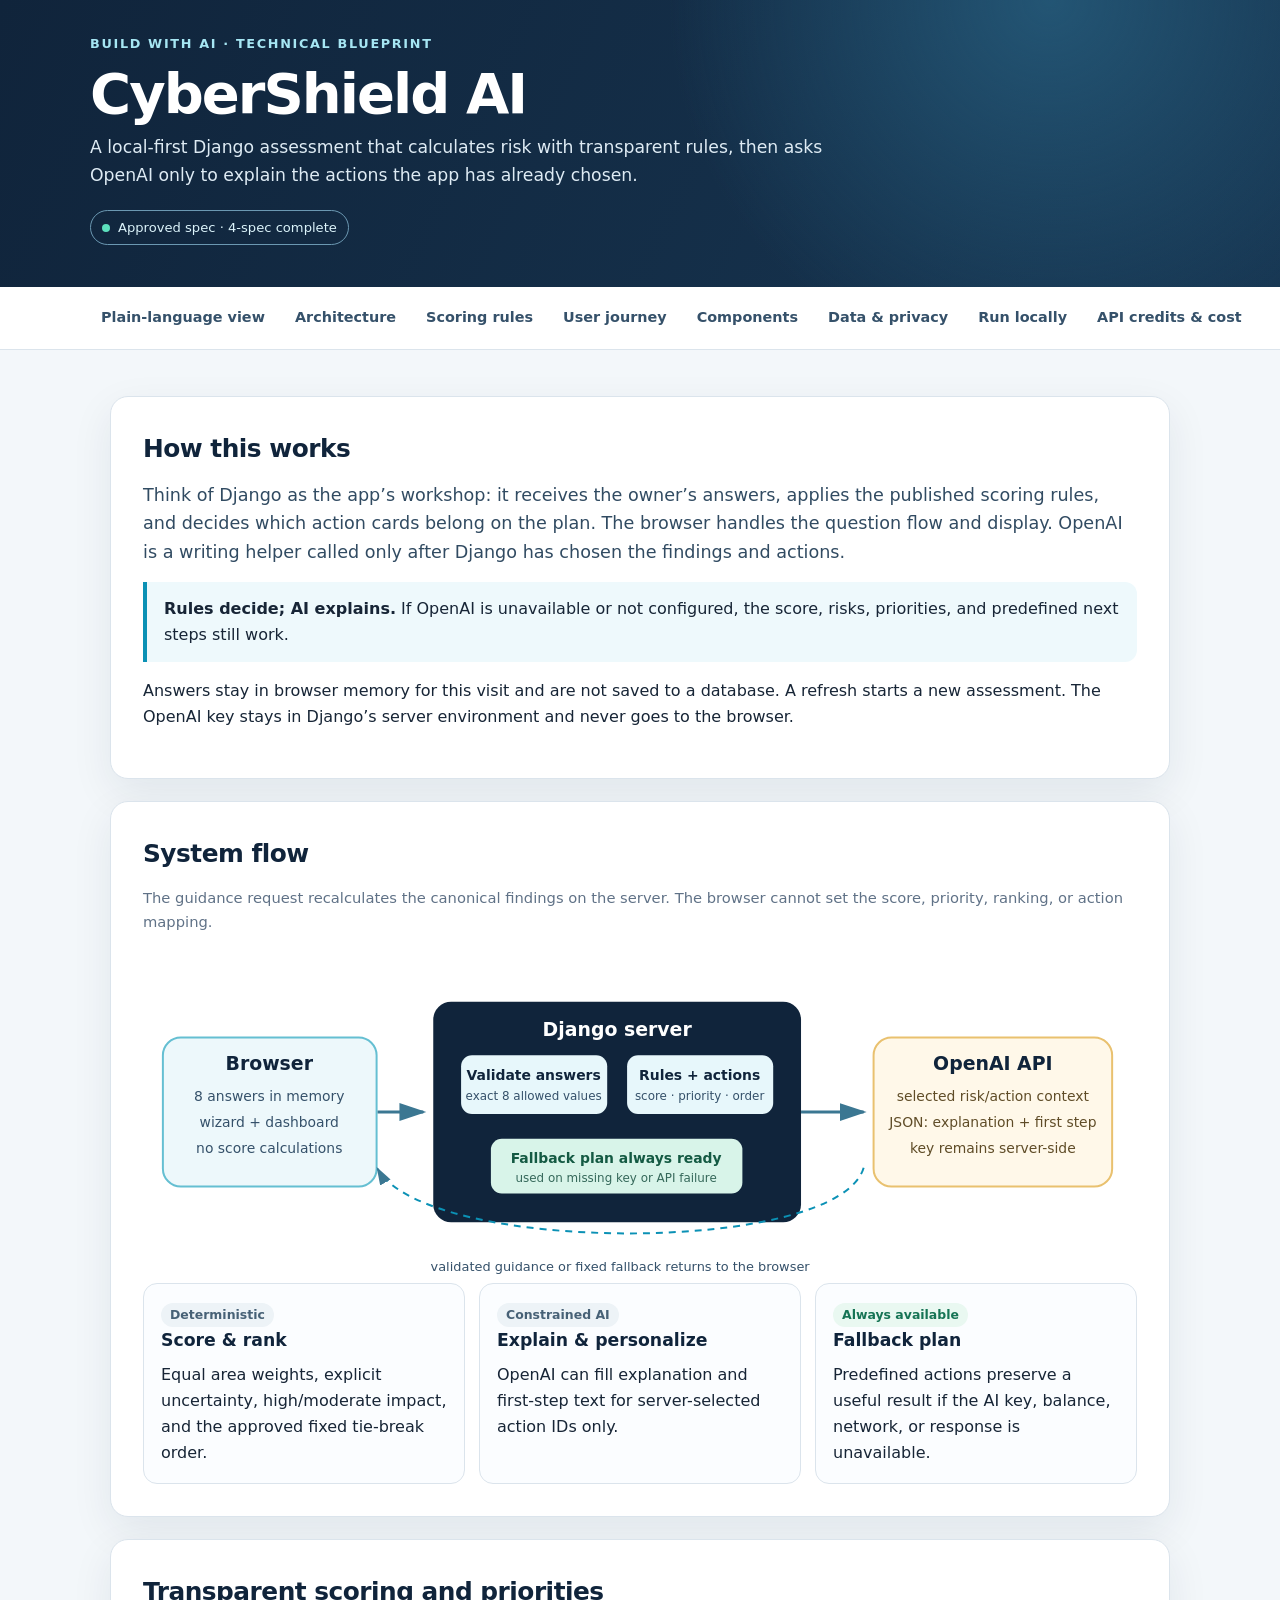
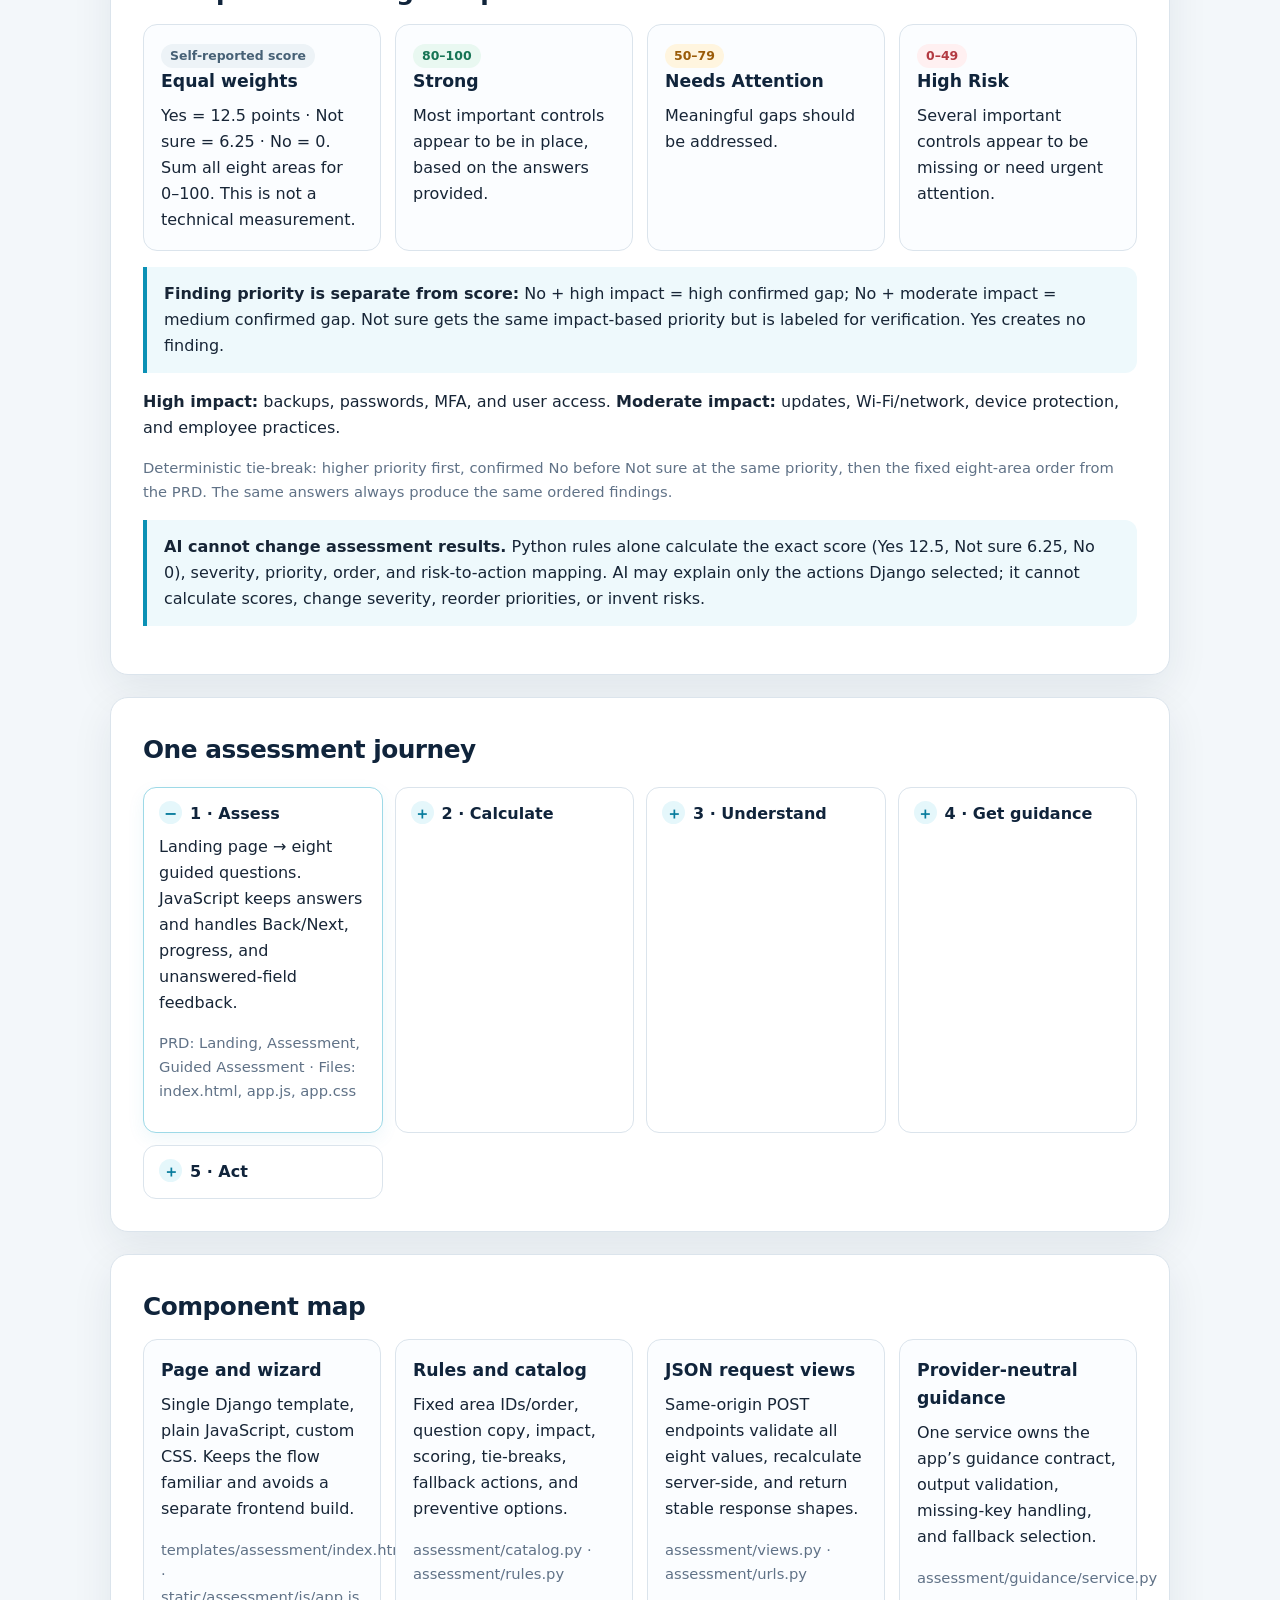
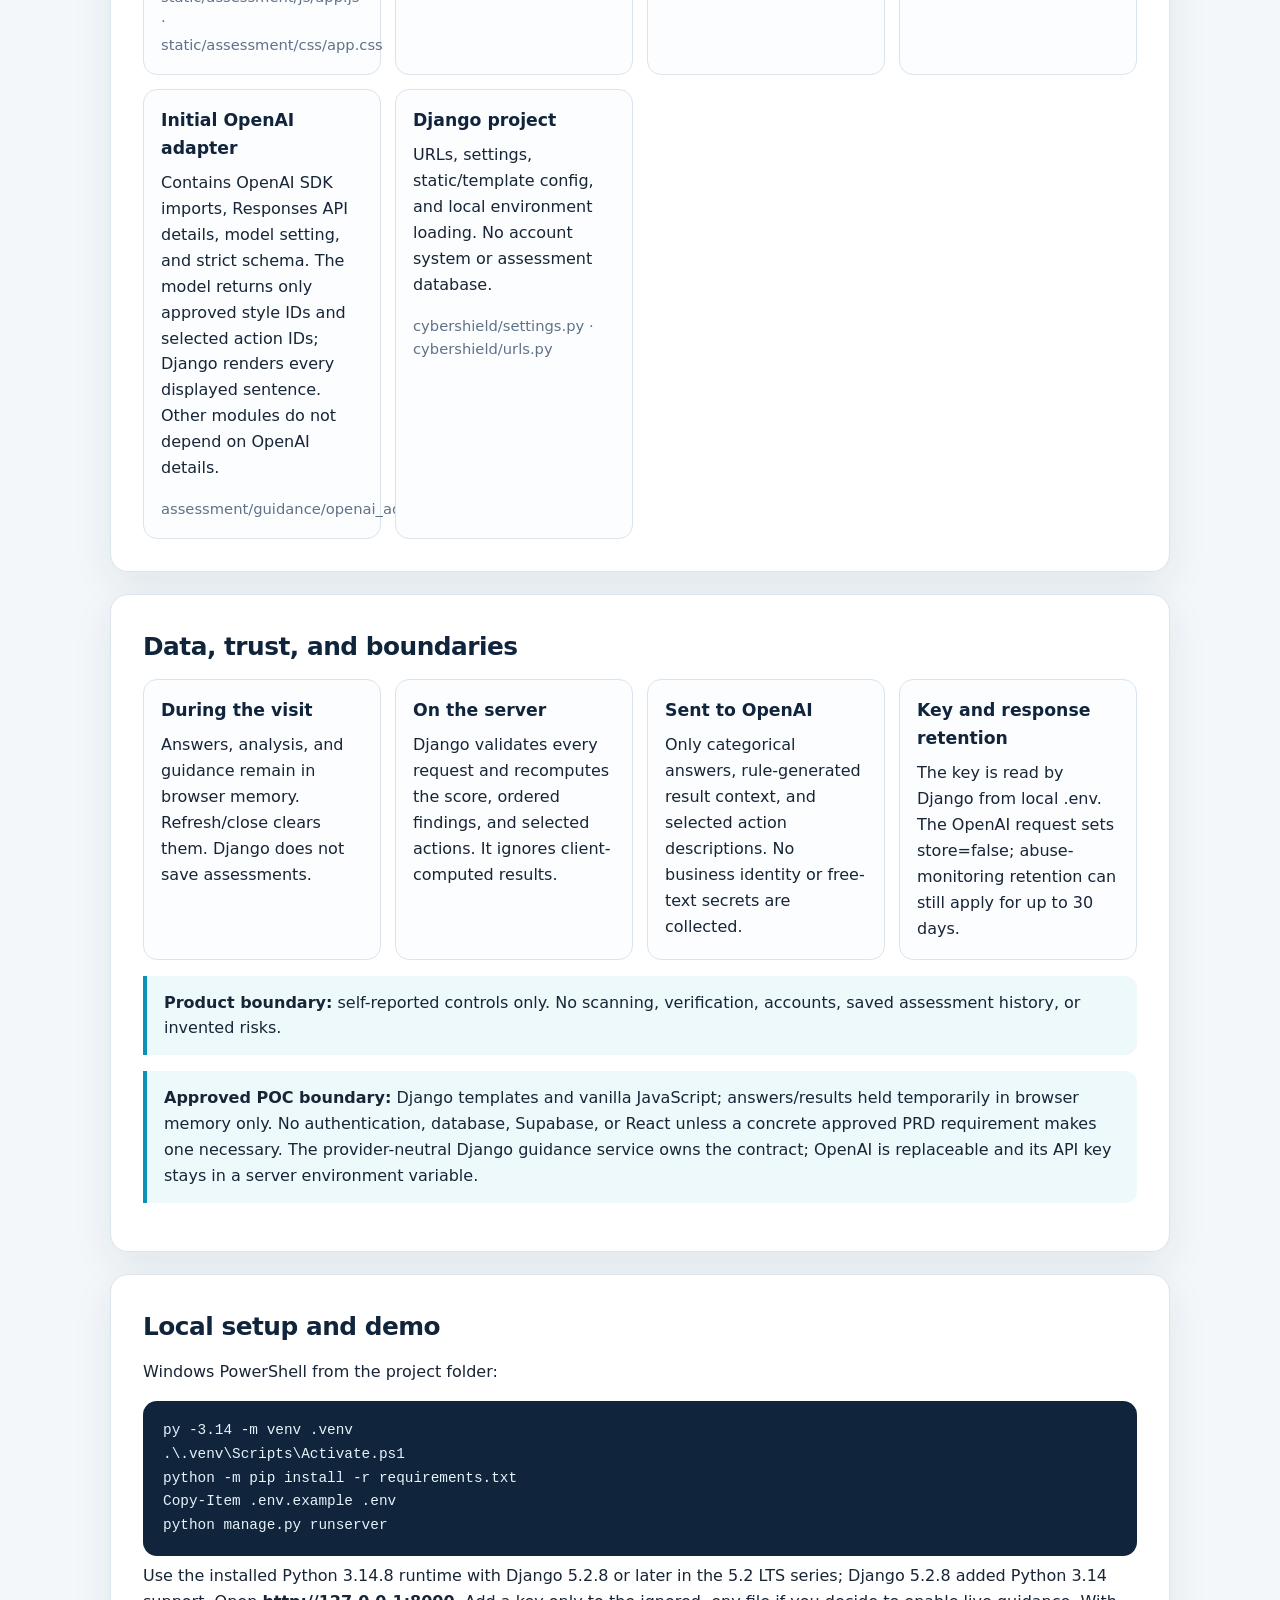
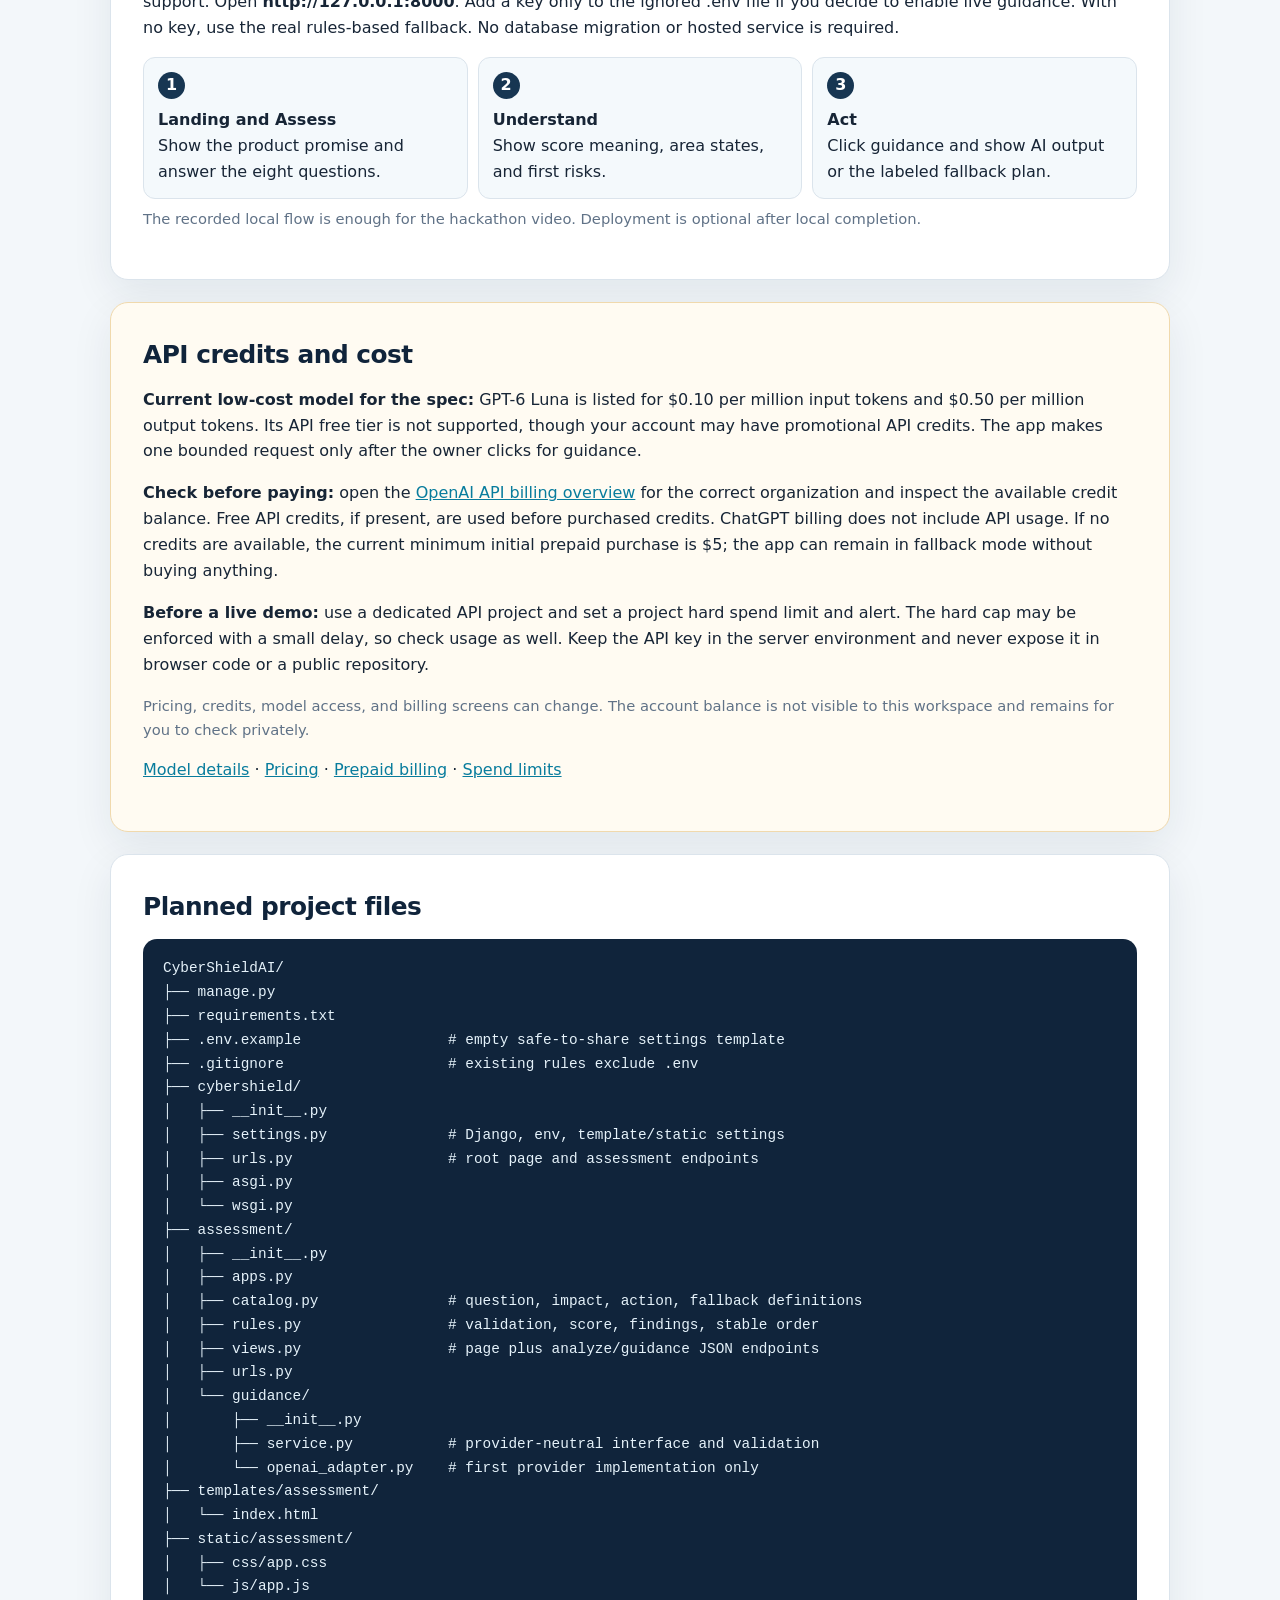
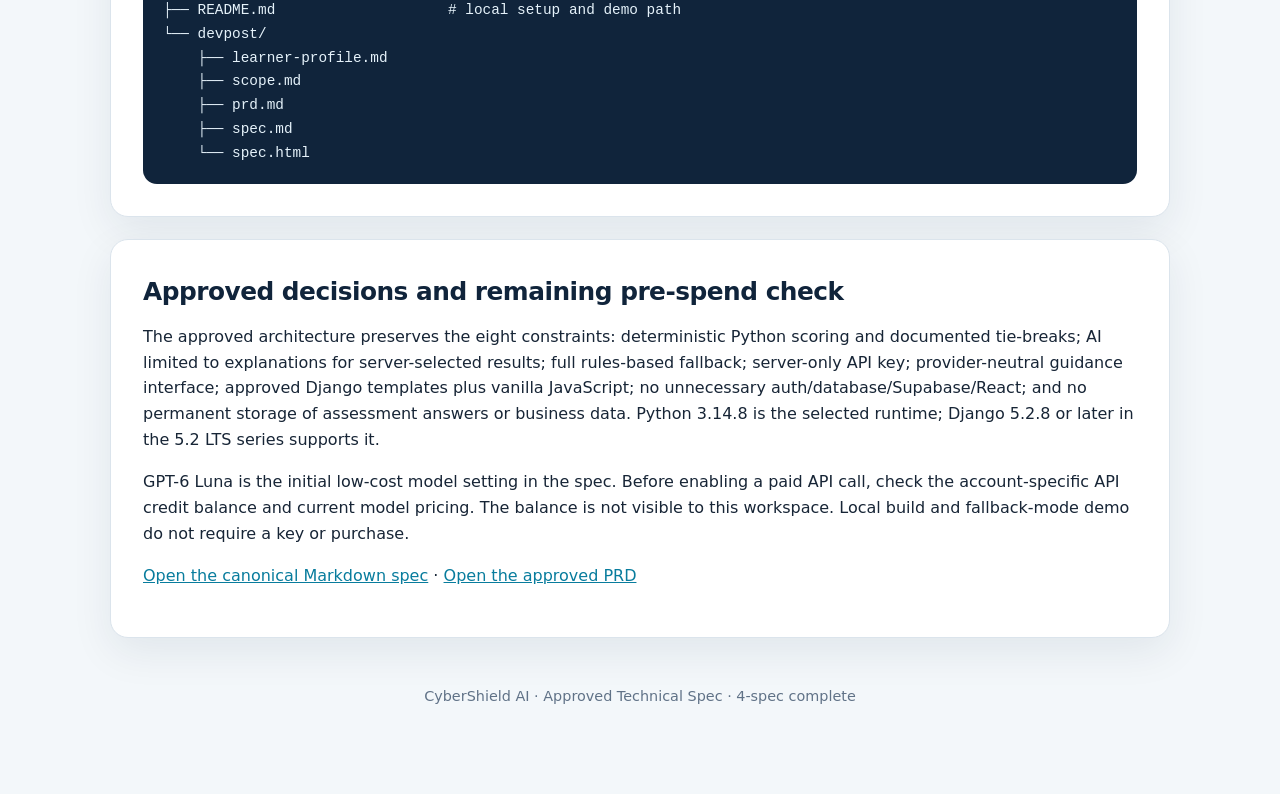
<file: devpost/spec.html>
<!doctype html>
<html lang="en">
<head>
  <meta charset="utf-8">
  <meta name="viewport" content="width=device-width, initial-scale=1">
  <meta name="color-scheme" content="light">
  <title>CyberShield AI — Technical Spec</title>
  <style>
    :root {
      --navy:#10243b; --navy-2:#173652; --cyan:#0b91b5; --cyan-soft:#e5f7fb;
      --ink:#172536; --muted:#607287; --line:#dbe4ec; --paper:#f3f7fa; --white:#fff;
      --green:#167455; --amber:#9a5b08; --red:#b33a42;
      --shadow:0 14px 42px rgba(16,36,59,.08);
    }
    * { box-sizing:border-box; }
    html { scroll-behavior:smooth; }
    body { margin:0; background:var(--paper); color:var(--ink); font:16px/1.62 Inter,ui-sans-serif,system-ui,-apple-system,"Segoe UI",sans-serif; }
    a { color:#087c9d; }
    a:focus-visible,summary:focus-visible { outline:3px solid #41c9e9; outline-offset:3px; }
    .top { color:#fff; background:radial-gradient(circle at 82% 0%,#235574,transparent 35%),linear-gradient(115deg,#10243b,#173652); padding:34px max(22px,calc((100vw - 1100px)/2)) 42px; }
    .eyebrow { color:#a6e6f3; font-size:.8rem; font-weight:800; letter-spacing:.13em; text-transform:uppercase; }
    h1 { margin:9px 0 10px; max-width:780px; font-size:clamp(2rem,5vw,3.5rem); line-height:1.08; letter-spacing:-.035em; }
    .top p { max-width:800px; color:#deebf4; margin:0; font-size:1.08rem; }
    .badge { display:inline-flex; align-items:center; gap:8px; margin-top:20px; padding:6px 11px; border:1px solid #6b98b2; border-radius:999px; color:#dbf3fa; font-size:.82rem; }
    .badge i { width:8px; height:8px; border-radius:50%; background:#5ce0bd; }
    nav { position:sticky; top:0; z-index:5; display:flex; gap:8px; overflow-x:auto; padding:12px max(14px,calc((100vw - 1100px)/2)); background:rgba(255,255,255,.96); border-bottom:1px solid var(--line); backdrop-filter:blur(12px); }
    nav a { flex:0 0 auto; text-decoration:none; color:#35516a; padding:7px 11px; border-radius:999px; font-size:.9rem; font-weight:700; }
    nav a:hover { background:var(--cyan-soft); color:var(--navy); }
    main { max-width:1100px; margin:auto; padding:24px 20px 70px; }
    section { scroll-margin-top:72px; margin:22px 0; }
    .panel { background:var(--white); border:1px solid var(--line); border-radius:18px; box-shadow:var(--shadow); padding:clamp(20px,3vw,32px); }
    h2 { color:var(--navy); font-size:1.55rem; letter-spacing:-.02em; margin:0 0 12px; }
    h3 { color:var(--navy); font-size:1.08rem; margin:0 0 5px; }
    p { margin:.45rem 0 1rem; }
    .lead { font-size:1.1rem; color:#314b62; }
    .callout { background:#eef9fc; border-left:4px solid var(--cyan); padding:14px 17px; border-radius:0 12px 12px 0; margin:16px 0; }
    .grid { display:grid; grid-template-columns:repeat(auto-fit,minmax(230px,1fr)); gap:14px; }
    .card { background:#fbfdff; border:1px solid var(--line); border-radius:14px; padding:17px; }
    .card p:last-child { margin-bottom:0; }
    .small { color:var(--muted); font-size:.92rem; }
    .flow { width:100%; height:auto; display:block; margin:10px auto 0; }
    .journey { display:grid; grid-template-columns:repeat(auto-fit,minmax(190px,1fr)); gap:12px; margin-top:17px; }
    details { border:1px solid var(--line); border-radius:13px; background:#fff; padding:13px 15px; }
    details[open] { border-color:#9dd9e7; box-shadow:0 6px 18px rgba(11,145,181,.07); }
    summary { cursor:pointer; list-style:none; font-weight:800; color:var(--navy); }
    summary::-webkit-details-marker { display:none; }
    summary:before { content:"＋"; display:inline-grid; place-items:center; width:23px; height:23px; margin-right:8px; border-radius:50%; color:#087c9d; background:var(--cyan-soft); }
    details[open] summary:before { content:"−"; }
    .tag { display:inline-block; border-radius:999px; padding:2px 9px; background:#edf3f7; color:#476176; font-size:.78rem; font-weight:800; }
    .priority { color:var(--red); background:#fff0f1; }
    .verify { color:var(--amber); background:#fff5df; }
    .safe { color:var(--green); background:#e9f8f1; }
    .filetree { overflow:auto; background:#10243b; color:#e5f2fa; border-radius:14px; padding:18px 20px; font:.9rem/1.65 ui-monospace,SFMono-Regular,Consolas,monospace; }
    pre { white-space:pre; margin:0; }
    .steps { counter-reset:steps; display:grid; grid-template-columns:repeat(auto-fit,minmax(220px,1fr)); gap:10px; }
    .step { counter-increment:steps; padding:14px; border-radius:12px; background:#f4f9fc; border:1px solid var(--line); }
    .step:before { content:counter(steps); display:grid; place-items:center; width:27px; height:27px; margin-bottom:8px; border-radius:50%; color:#fff; background:var(--navy-2); font-weight:800; }
    .cost { border-color:#f0d9ad; background:#fffbf2; }
    .foot { text-align:center; color:var(--muted); font-size:.9rem; padding:25px 0 0; }
    @media(max-width:600px) { .top { padding-top:27px; } main { padding-inline:13px; } .panel { border-radius:14px; } }
    @media print { nav { position:static; flex-wrap:wrap; } body { background:#fff; } .panel { box-shadow:none; break-inside:avoid; } details:not([open])>*:not(summary) { display:block; } }
  </style>
</head>
<body>
  <header class="top">
    <div class="eyebrow">Build With AI · Technical Blueprint</div>
    <h1>CyberShield AI</h1>
    <p>A local-first Django assessment that calculates risk with transparent rules, then asks OpenAI only to explain the actions the app has already chosen.</p>
    <div class="badge"><i></i> Approved spec · 4-spec complete</div>
  </header>

  <nav aria-label="Specification sections">
    <a href="#plain">Plain-language view</a>
    <a href="#flow">Architecture</a>
    <a href="#rules">Scoring rules</a>
    <a href="#journey">User journey</a>
    <a href="#components">Components</a>
    <a href="#data">Data & privacy</a>
    <a href="#run">Run locally</a>
    <a href="#cost">API credits & cost</a>
  </nav>

  <main>
    <section id="plain" class="panel">
      <h2>How this works</h2>
      <p class="lead">Think of Django as the app’s workshop: it receives the owner’s answers, applies the published scoring rules, and decides which action cards belong on the plan. The browser handles the question flow and display. OpenAI is a writing helper called only after Django has chosen the findings and actions.</p>
      <div class="callout"><strong>Rules decide; AI explains.</strong> If OpenAI is unavailable or not configured, the score, risks, priorities, and predefined next steps still work.</div>
      <p>Answers stay in browser memory for this visit and are not saved to a database. A refresh starts a new assessment. The OpenAI key stays in Django’s server environment and never goes to the browser.</p>
    </section>

    <section id="flow" class="panel">
      <h2>System flow</h2>
      <p class="small">The guidance request recalculates the canonical findings on the server. The browser cannot set the score, priority, ranking, or action mapping.</p>
      <svg class="flow" viewBox="0 0 1000 335" role="img" aria-labelledby="flow-title flow-desc">
        <title id="flow-title">CyberShield AI data flow</title>
        <desc id="flow-desc">The browser sends answers to Django. Django validates and calculates findings and actions. On a guidance request it sends only structured context to OpenAI, validates the explanation, or returns the rules-based fallback.</desc>
        <defs><marker id="arrow" markerWidth="10" markerHeight="10" refX="8" refY="3" orient="auto"><path d="M0,0 L0,6 L9,3 z" fill="#3b7792"/></marker></defs>
        <rect x="20" y="88" width="215" height="150" rx="18" fill="#edf8fb" stroke="#65bfd2" stroke-width="2"/>
        <text x="127" y="121" text-anchor="middle" font-size="19" font-weight="700" fill="#10243b">Browser</text>
        <text x="127" y="152" text-anchor="middle" font-size="14" fill="#35516a">8 answers in memory</text>
        <text x="127" y="178" text-anchor="middle" font-size="14" fill="#35516a">wizard + dashboard</text>
        <text x="127" y="204" text-anchor="middle" font-size="14" fill="#35516a">no score calculations</text>
        <rect x="292" y="52" width="370" height="222" rx="18" fill="#10243b"/>
        <text x="477" y="87" text-anchor="middle" font-size="19" font-weight="700" fill="#fff">Django server</text>
        <rect x="320" y="106" width="147" height="59" rx="11" fill="#e7f7fb"/>
        <text x="393" y="131" text-anchor="middle" font-size="14" font-weight="700" fill="#10243b">Validate answers</text>
        <text x="393" y="151" text-anchor="middle" font-size="12" fill="#35516a">exact 8 allowed values</text>
        <rect x="487" y="106" width="147" height="59" rx="11" fill="#e7f7fb"/>
        <text x="560" y="131" text-anchor="middle" font-size="14" font-weight="700" fill="#10243b">Rules + actions</text>
        <text x="560" y="151" text-anchor="middle" font-size="12" fill="#35516a">score · priority · order</text>
        <rect x="350" y="190" width="253" height="55" rx="11" fill="#d8f4e9"/>
        <text x="476" y="214" text-anchor="middle" font-size="14" font-weight="700" fill="#145a43">Fallback plan always ready</text>
        <text x="476" y="233" text-anchor="middle" font-size="12" fill="#35685a">used on missing key or API failure</text>
        <rect x="735" y="88" width="240" height="150" rx="18" fill="#fff8e9" stroke="#e9c16f" stroke-width="2"/>
        <text x="855" y="121" text-anchor="middle" font-size="19" font-weight="700" fill="#10243b">OpenAI API</text>
        <text x="855" y="152" text-anchor="middle" font-size="14" fill="#5f4c27">selected risk/action context</text>
        <text x="855" y="178" text-anchor="middle" font-size="14" fill="#5f4c27">JSON: explanation + first step</text>
        <text x="855" y="204" text-anchor="middle" font-size="14" fill="#5f4c27">key remains server-side</text>
        <path d="M236 163 H282" stroke="#3b7792" stroke-width="3" marker-end="url(#arrow)"/>
        <path d="M662 163 H725" stroke="#3b7792" stroke-width="3" marker-end="url(#arrow)"/>
        <path d="M725 219 C700 307,285 307,236 220" fill="none" stroke="#0b91b5" stroke-width="2" stroke-dasharray="7 6" marker-end="url(#arrow)"/>
        <text x="480" y="323" text-anchor="middle" font-size="13" fill="#35516a">validated guidance or fixed fallback returns to the browser</text>
      </svg>
      <div class="grid">
        <div class="card"><span class="tag">Deterministic</span><h3>Score & rank</h3><p>Equal area weights, explicit uncertainty, high/moderate impact, and the approved fixed tie-break order.</p></div>
        <div class="card"><span class="tag">Constrained AI</span><h3>Explain & personalize</h3><p>OpenAI can fill explanation and first-step text for server-selected action IDs only.</p></div>
        <div class="card"><span class="tag safe">Always available</span><h3>Fallback plan</h3><p>Predefined actions preserve a useful result if the AI key, balance, network, or response is unavailable.</p></div>
      </div>
    </section>

    <section id="rules" class="panel">
      <h2>Transparent scoring and priorities</h2>
      <div class="grid">
        <div class="card"><span class="tag">Self-reported score</span><h3>Equal weights</h3><p>Yes = 12.5 points · Not sure = 6.25 · No = 0. Sum all eight areas for 0–100. This is not a technical measurement.</p></div>
        <div class="card"><span class="tag safe">80–100</span><h3>Strong</h3><p>Most important controls appear to be in place, based on the answers provided.</p></div>
        <div class="card"><span class="tag verify">50–79</span><h3>Needs Attention</h3><p>Meaningful gaps should be addressed.</p></div>
        <div class="card"><span class="tag priority">0–49</span><h3>High Risk</h3><p>Several important controls appear to be missing or need urgent attention.</p></div>
      </div>
      <div class="callout"><strong>Finding priority is separate from score:</strong> No + high impact = high confirmed gap; No + moderate impact = medium confirmed gap. Not sure gets the same impact-based priority but is labeled for verification. Yes creates no finding.</div>
      <p><strong>High impact:</strong> backups, passwords, MFA, and user access. <strong>Moderate impact:</strong> updates, Wi-Fi/network, device protection, and employee practices.</p>
      <p class="small">Deterministic tie-break: higher priority first, confirmed No before Not sure at the same priority, then the fixed eight-area order from the PRD. The same answers always produce the same ordered findings.</p>
      <div class="callout"><strong>AI cannot change assessment results.</strong> Python rules alone calculate the exact score (Yes 12.5, Not sure 6.25, No 0), severity, priority, order, and risk-to-action mapping. AI may explain only the actions Django selected; it cannot calculate scores, change severity, reorder priorities, or invent risks.</div>
    </section>

    <section id="journey" class="panel">
      <h2>One assessment journey</h2>
      <div class="journey">
        <details open><summary>1 · Assess</summary><p>Landing page → eight guided questions. JavaScript keeps answers and handles Back/Next, progress, and unanswered-field feedback.</p><p class="small">PRD: Landing, Assessment, Guided Assessment · Files: index.html, app.js, app.css</p></details>
        <details><summary>2 · Calculate</summary><p>Analyze My Security posts the eight choices to Django. Python validates answers, sums the score, creates findings, applies tie-breaks, and selects linked actions.</p><p class="small">PRD: Transparent Score and Risk Priorities · Files: views.py, catalog.py, rules.py</p></details>
        <details><summary>3 · Understand</summary><p>The dashboard displays the self-reported score, status, all eight area states, prominent top risks, and the “not a technical measurement” note.</p><p class="small">PRD: Results Dashboard · Files: app.js, index.html, app.css</p></details>
        <details><summary>4 · Get guidance</summary><p>Clicking Get AI Guidance makes Django recompute and freeze risk/action IDs before it calls the configured adapter.</p><p class="small">PRD: AI Guidance and Action Plan · Files: guidance/service.py, guidance/openai_adapter.py</p></details>
        <details><summary>5 · Act</summary><p>AI selects only approved wording styles; Django renders action-card text from fixed, risk-linked copy. Preventive cards are labeled; no missing risk is invented.</p><p class="small">PRD: Results and Action Plan, AI Guidance and Fallback · Files: catalog.py, app.js</p></details>
      </div>
    </section>

    <section id="components" class="panel">
      <h2>Component map</h2>
      <div class="grid">
        <div class="card"><h3>Page and wizard</h3><p>Single Django template, plain JavaScript, custom CSS. Keeps the flow familiar and avoids a separate frontend build.</p><p class="small">templates/assessment/index.html · static/assessment/js/app.js · static/assessment/css/app.css</p></div>
        <div class="card"><h3>Rules and catalog</h3><p>Fixed area IDs/order, question copy, impact, scoring, tie-breaks, fallback actions, and preventive options.</p><p class="small">assessment/catalog.py · assessment/rules.py</p></div>
        <div class="card"><h3>JSON request views</h3><p>Same-origin POST endpoints validate all eight values, recalculate server-side, and return stable response shapes.</p><p class="small">assessment/views.py · assessment/urls.py</p></div>
        <div class="card"><h3>Provider-neutral guidance</h3><p>One service owns the app’s guidance contract, output validation, missing-key handling, and fallback selection.</p><p class="small">assessment/guidance/service.py</p></div>
        <div class="card"><h3>Initial OpenAI adapter</h3><p>Contains OpenAI SDK imports, Responses API details, model setting, and strict schema. The model returns only approved style IDs and selected action IDs; Django renders every displayed sentence. Other modules do not depend on OpenAI details.</p><p class="small">assessment/guidance/openai_adapter.py</p></div>
        <div class="card"><h3>Django project</h3><p>URLs, settings, static/template config, and local environment loading. No account system or assessment database.</p><p class="small">cybershield/settings.py · cybershield/urls.py</p></div>
      </div>
    </section>

    <section id="data" class="panel">
      <h2>Data, trust, and boundaries</h2>
      <div class="grid">
        <div class="card"><h3>During the visit</h3><p>Answers, analysis, and guidance remain in browser memory. Refresh/close clears them. Django does not save assessments.</p></div>
        <div class="card"><h3>On the server</h3><p>Django validates every request and recomputes the score, ordered findings, and selected actions. It ignores client-computed results.</p></div>
        <div class="card"><h3>Sent to OpenAI</h3><p>Only categorical answers, rule-generated result context, and selected action descriptions. No business identity or free-text secrets are collected.</p></div>
        <div class="card"><h3>Key and response retention</h3><p>The key is read by Django from local .env. The OpenAI request sets store=false; abuse-monitoring retention can still apply for up to 30 days.</p></div>
      </div>
      <div class="callout"><strong>Product boundary:</strong> self-reported controls only. No scanning, verification, accounts, saved assessment history, or invented risks.</div>
      <div class="callout"><strong>Approved POC boundary:</strong> Django templates and vanilla JavaScript; answers/results held temporarily in browser memory only. No authentication, database, Supabase, or React unless a concrete approved PRD requirement makes one necessary. The provider-neutral Django guidance service owns the contract; OpenAI is replaceable and its API key stays in a server environment variable.</div>
    </section>

    <section id="run" class="panel">
      <h2>Local setup and demo</h2>
      <p>Windows PowerShell from the project folder:</p>
      <div class="filetree"><pre>py -3.14 -m venv .venv
.\.venv\Scripts\Activate.ps1
python -m pip install -r requirements.txt
Copy-Item .env.example .env
python manage.py runserver</pre></div>
      <p>Use the installed Python 3.14.8 runtime with Django 5.2.8 or later in the 5.2 LTS series; Django 5.2.8 added Python 3.14 support. Open <strong>http://127.0.0.1:8000</strong>. Add a key only to the ignored .env file if you decide to enable live guidance. With no key, use the real rules-based fallback. No database migration or hosted service is required.</p>
      <div class="steps">
        <div class="step"><strong>Landing and Assess</strong><br>Show the product promise and answer the eight questions.</div>
        <div class="step"><strong>Understand</strong><br>Show score meaning, area states, and first risks.</div>
        <div class="step"><strong>Act</strong><br>Click guidance and show AI output or the labeled fallback plan.</div>
      </div>
      <p class="small">The recorded local flow is enough for the hackathon video. Deployment is optional after local completion.</p>
    </section>

    <section id="cost" class="panel cost">
      <h2>API credits and cost</h2>
      <p><strong>Current low-cost model for the spec:</strong> GPT-6 Luna is listed for $0.10 per million input tokens and $0.50 per million output tokens. Its API free tier is not supported, though your account may have promotional API credits. The app makes one bounded request only after the owner clicks for guidance.</p>
      <p><strong>Check before paying:</strong> open the <a href="https://platform.openai.com/account/billing" target="_blank" rel="noreferrer">OpenAI API billing overview</a> for the correct organization and inspect the available credit balance. Free API credits, if present, are used before purchased credits. ChatGPT billing does not include API usage. If no credits are available, the current minimum initial prepaid purchase is $5; the app can remain in fallback mode without buying anything.</p>
      <p><strong>Before a live demo:</strong> use a dedicated API project and set a project hard spend limit and alert. The hard cap may be enforced with a small delay, so check usage as well. Keep the API key in the server environment and never expose it in browser code or a public repository.</p>
      <p class="small">Pricing, credits, model access, and billing screens can change. The account balance is not visible to this workspace and remains for you to check privately.</p>
      <p><a href="https://developers.openai.com/api/docs/models/gpt-6-luna" target="_blank" rel="noreferrer">Model details</a> · <a href="https://developers.openai.com/api/docs/pricing" target="_blank" rel="noreferrer">Pricing</a> · <a href="https://help.openai.com/en/articles/8264644-setting-up-and-managing-prepaid-api-billing" target="_blank" rel="noreferrer">Prepaid billing</a> · <a href="https://developers.openai.com/api/docs/guides/spend-limits" target="_blank" rel="noreferrer">Spend limits</a></p>
    </section>

    <section class="panel">
      <h2>Planned project files</h2>
      <div class="filetree"><pre>CyberShieldAI/
├── manage.py
├── requirements.txt
├── .env.example                 # empty safe-to-share settings template
├── .gitignore                   # existing rules exclude .env
├── cybershield/
│   ├── __init__.py
│   ├── settings.py              # Django, env, template/static settings
│   ├── urls.py                  # root page and assessment endpoints
│   ├── asgi.py
│   └── wsgi.py
├── assessment/
│   ├── __init__.py
│   ├── apps.py
│   ├── catalog.py               # question, impact, action, fallback definitions
│   ├── rules.py                 # validation, score, findings, stable order
│   ├── views.py                 # page plus analyze/guidance JSON endpoints
│   ├── urls.py
│   └── guidance/
│       ├── __init__.py
│       ├── service.py           # provider-neutral interface and validation
│       └── openai_adapter.py    # first provider implementation only
├── templates/assessment/
│   └── index.html
├── static/assessment/
│   ├── css/app.css
│   └── js/app.js
├── README.md                    # local setup and demo path
└── devpost/
    ├── learner-profile.md
    ├── scope.md
    ├── prd.md
    ├── spec.md
    └── spec.html</pre></div>
    </section>

    <section class="panel">
      <h2>Approved decisions and remaining pre-spend check</h2>
      <p>The approved architecture preserves the eight constraints: deterministic Python scoring and documented tie-breaks; AI limited to explanations for server-selected results; full rules-based fallback; server-only API key; provider-neutral guidance interface; approved Django templates plus vanilla JavaScript; no unnecessary auth/database/Supabase/React; and no permanent storage of assessment answers or business data. Python 3.14.8 is the selected runtime; Django 5.2.8 or later in the 5.2 LTS series supports it.</p>
      <p>GPT-6 Luna is the initial low-cost model setting in the spec. Before enabling a paid API call, check the account-specific API credit balance and current model pricing. The balance is not visible to this workspace. Local build and fallback-mode demo do not require a key or purchase.</p>
      <p><a href="spec.md">Open the canonical Markdown spec</a> · <a href="prd.html">Open the approved PRD</a></p>
    </section>
    <p class="foot">CyberShield AI · Approved Technical Spec · 4-spec complete</p>
  </main>
</body>
</html>
</file>
